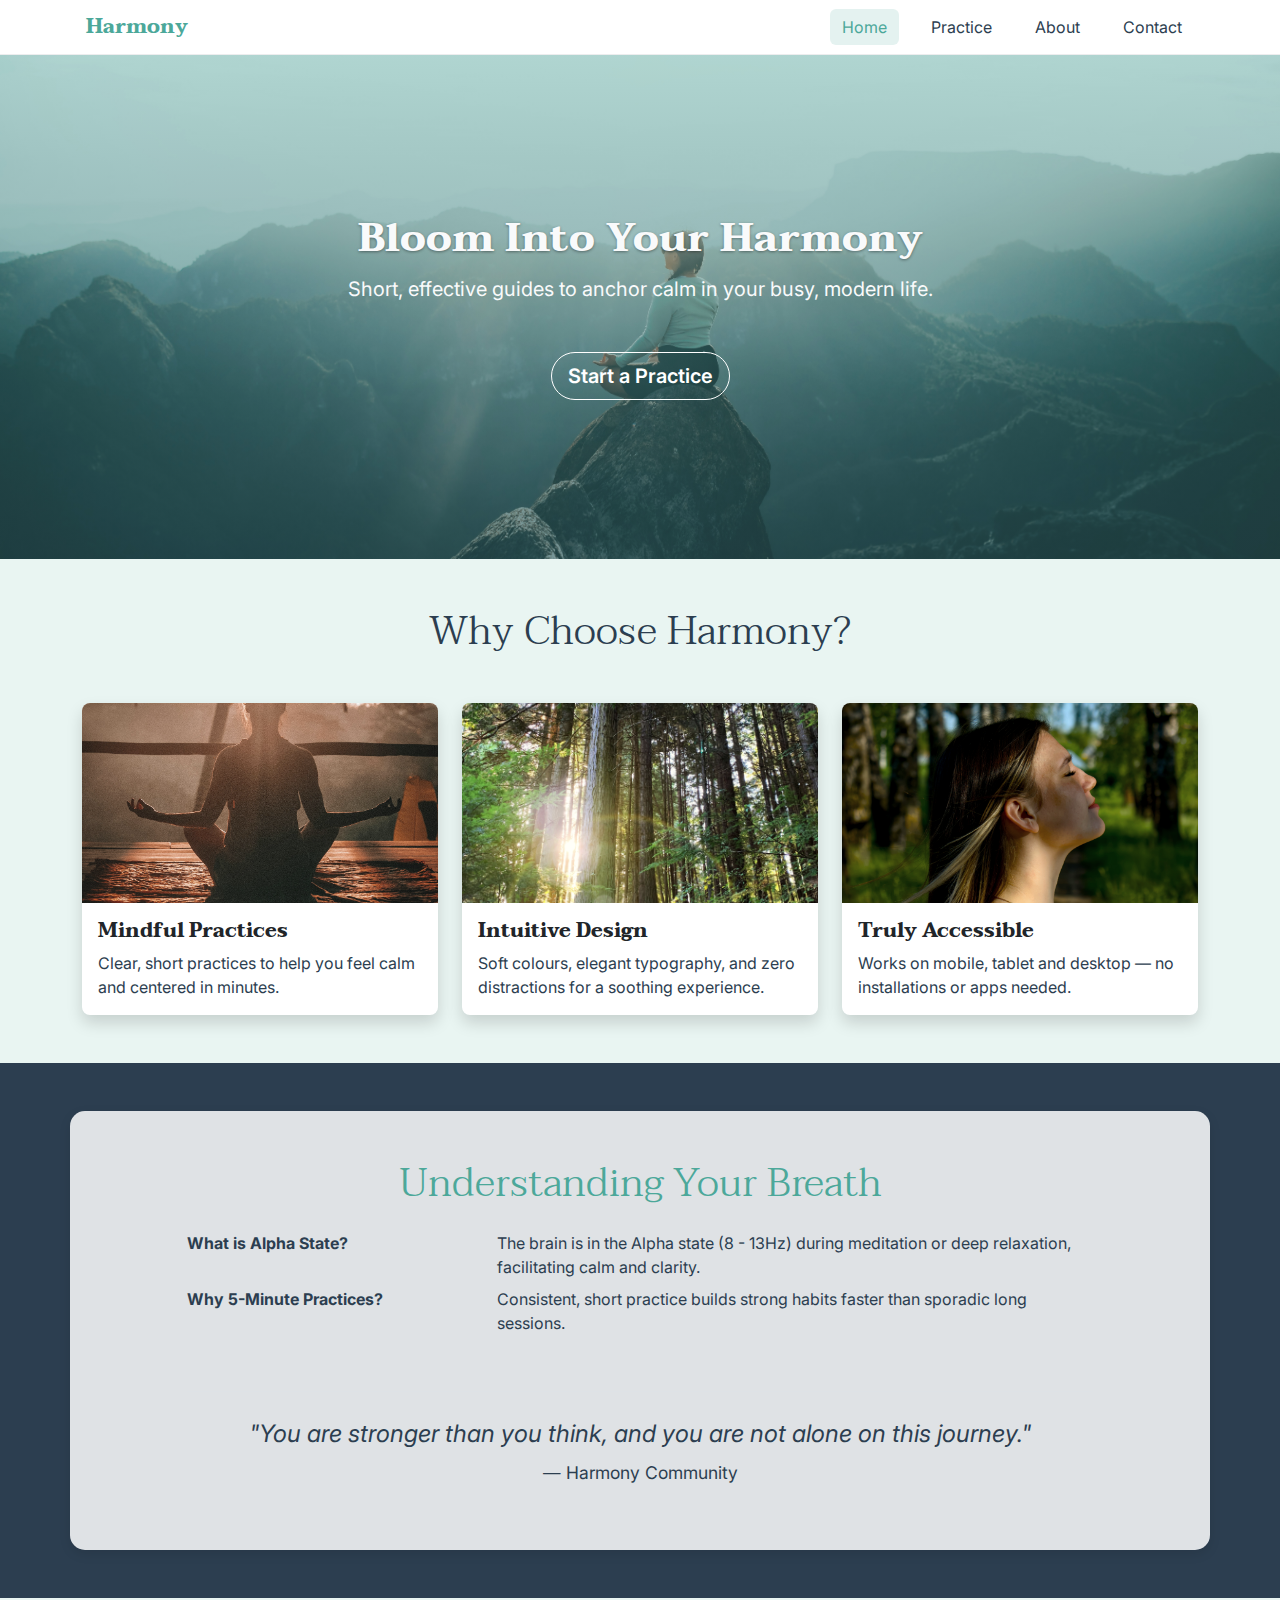
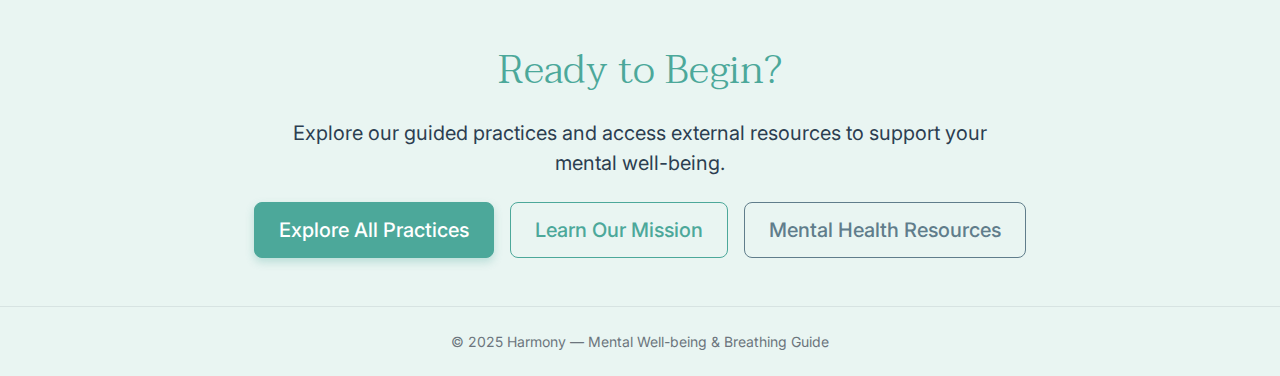
<file: spiritual-site/index.html>
<!doctype html>
<html lang="en">
<head>
  <meta charset="utf-8" />
  <meta name="viewport" content="width=device-width, initial-scale=1" />
  <title>Harmony — Home</title>
  <link href="https://cdn.jsdelivr.net/npm/bootstrap@5.3.3/dist/css/bootstrap.min.css" rel="stylesheet">
  <link rel="stylesheet" href="css/styles.css">
  
  <link href="https://fonts.googleapis.com/css2?family=Taviraj:wght@700&display=swap" rel="stylesheet">
  <link href="https://fonts.googleapis.com/css2?family=Inter:wght@400;500;700&display=swap" rel="stylesheet">
  </head>
<body class="page-home">

  <header class="site-header">
    <div class="container d-flex align-items-center justify-content-between">
      <a class="brand" href="index.html">Harmony</a>
      <input id="nav-toggle" type="checkbox" />
      <label for="nav-toggle" class="nav-toggle-label" aria-hidden="true">
        <span></span><span></span><span></span>
      </label>
      <nav class="site-nav">
        <ul class="nav-list">
          <li><a href="index.html" class="active" aria-current="page">Home</a></li>
          <li><a href="practice.html">Practice</a></li>
          <li><a href="about.html">About</a></li>
          <li><a href="contact.html">Contact</a></li>
        </ul>
      </nav>
    </div>
  </header>

  <section class="hero" id="hero-intro"> 
    <div class="container text-center py-5">
      <h1 class="hero-title display-4 fw-bold">Bloom Into Your Harmony</h1>
      <p class="hero-sub fs-5">Short, effective guides to anchor calm in your busy, modern life.</p>
      <a class="btn btn-outline-light btn-lg mt-4" href="practice.html" style="border-radius: 50px;">Start a Practice</a>
    </div>
  </section>

  <main> 
    
    <section class="py-5" style="background-color: var(--soft-bg);" id="value-proposition">
        <div class="container">
            <h2 class="text-center mb-5 display-6" style="color: var(--text-dark);">Why Choose Harmony?</h2>
            
            <div class="row g-4">
                <article class="col-md-4">
                    <div class="card feature-card h-100 shadow">
                        <img src="assets/breathing-meditation.jpg" class="card-img-top" alt="A person meditating during sunrise, symbolizing calm." loading="lazy">
                        <div class="card-body">
                            <h3 class="h5 card-title fw-bold">Mindful Practices</h3>
                            <p class="mb-0" style="color: var(--text-secondary);">Clear, short practices to help you feel calm and centered in minutes.</p>
                        </div>
                    </div>
                </article>

                <article class="col-md-4">
                    <div class="card feature-card h-100 shadow">
                        <img src="assets/forest-sunlight.jpg" class="card-img-top" alt="Tranquil forest scene with sunlight filtering through tall trees." loading="lazy">
                        <div class="card-body">
                            <h3 class="h5 card-title fw-bold">Intuitive Design</h3>
                             <p class="mb-0" style="color: var(--text-secondary);">Soft colours, elegant typography, and zero distractions for a soothing experience.</p>
                        </div>
                    </div>
                </article>

                <article class="col-md-4">
                    <div class="card feature-card h-100 shadow">
                        <img src="assets/breathing-in-nature.jpg" class="card-img-top" alt="A person taking a deep breath outdoors among green foliage." loading="lazy">
                        <div class="card-body">
                            <h3 class="h5 card-title fw-bold">Truly Accessible</h3>
                            <p class="mb-0" style="color: var(--text-secondary);">Works on mobile, tablet and desktop — no installations or apps needed.</p>
                        </div>
                    </article>
                </div>
            </div>
        </div>
    </section>
    
    <section class="py-5" id="affirmations">
        <div class="container">
            <div class="row justify-content-center">
                <div class="col-lg-10 text-center">
                    <h2 class="mb-4 display-6" style="color: var(--primary);">Understanding Your Breath</h2>
                    
                    <dl class="row text-start mt-4">
                        <dt class="col-sm-4 mb-2 fw-bold" style="color: var(--text-dark);">What is Alpha State?</dt>
                        <dd class="col-sm-8 mb-2" style="color: var(--text-secondary);">The brain is in the Alpha state (8 - 13Hz) during meditation or deep relaxation, facilitating calm and clarity.</dd>

                        <dt class="col-sm-4 fw-bold" style="color: var(--text-dark);">Why 5-Minute Practices?</dt>
                        <dd class="col-sm-8" style="color: var(--text-secondary);">Consistent, short practice builds strong habits faster than sporadic long sessions.</dd>
                    </dl>

                    <blockquote class="blockquote mt-5 pt-4 border-top">
                        <p class="mb-0 fs-4 fst-italic" style="color: var(--text-secondary);">"You are stronger than you think, and you are not alone on this journey."</p>
                        <footer class="blockquote-footer mt-2" style="color: var(--muted);">Harmony Community</footer>
                    </blockquote>
                </div>
            </div>
        </div>
    </section>

    <section class="py-5" style="background-color: var(--soft-bg);" id="resources">
        <div class="container text-center">
            <h2 class="mb-4 display-6" style="color: var(--primary);">Ready to Begin?</h2>
            <p class="fs-5 mx-auto" style="max-width: 700px; color: var(--text-secondary);">Explore our guided practices and access external resources to support your mental well-being.</p>
            
            <div class="d-grid gap-3 d-md-flex justify-content-center mt-4">
                <a class="btn btn-primary btn-lg" href="practice.html">Explore All Practices</a>
                <a class="btn btn-outline-primary btn-lg" href="about.html">Learn Our Mission</a>
                <a class="btn btn-outline-secondary btn-lg" href="#" target="_blank" rel="noopener noreferrer">Mental Health Resources</a>

            </div>
        </div>
    </section>
  </main>

  <footer class="site-footer py-4">
    <div class="container text-center">
      <p class="mb-0 text-secondary small">© 2025 Harmony — Mental Well-being &amp; Breathing Guide</p>
    </div>
  </footer>
  
  <script src="https://cdn.jsdelivr.net/npm/bootstrap@5.3.3/dist/js/bootstrap.bundle.min.js"></script>
</body>
</html>
</file>
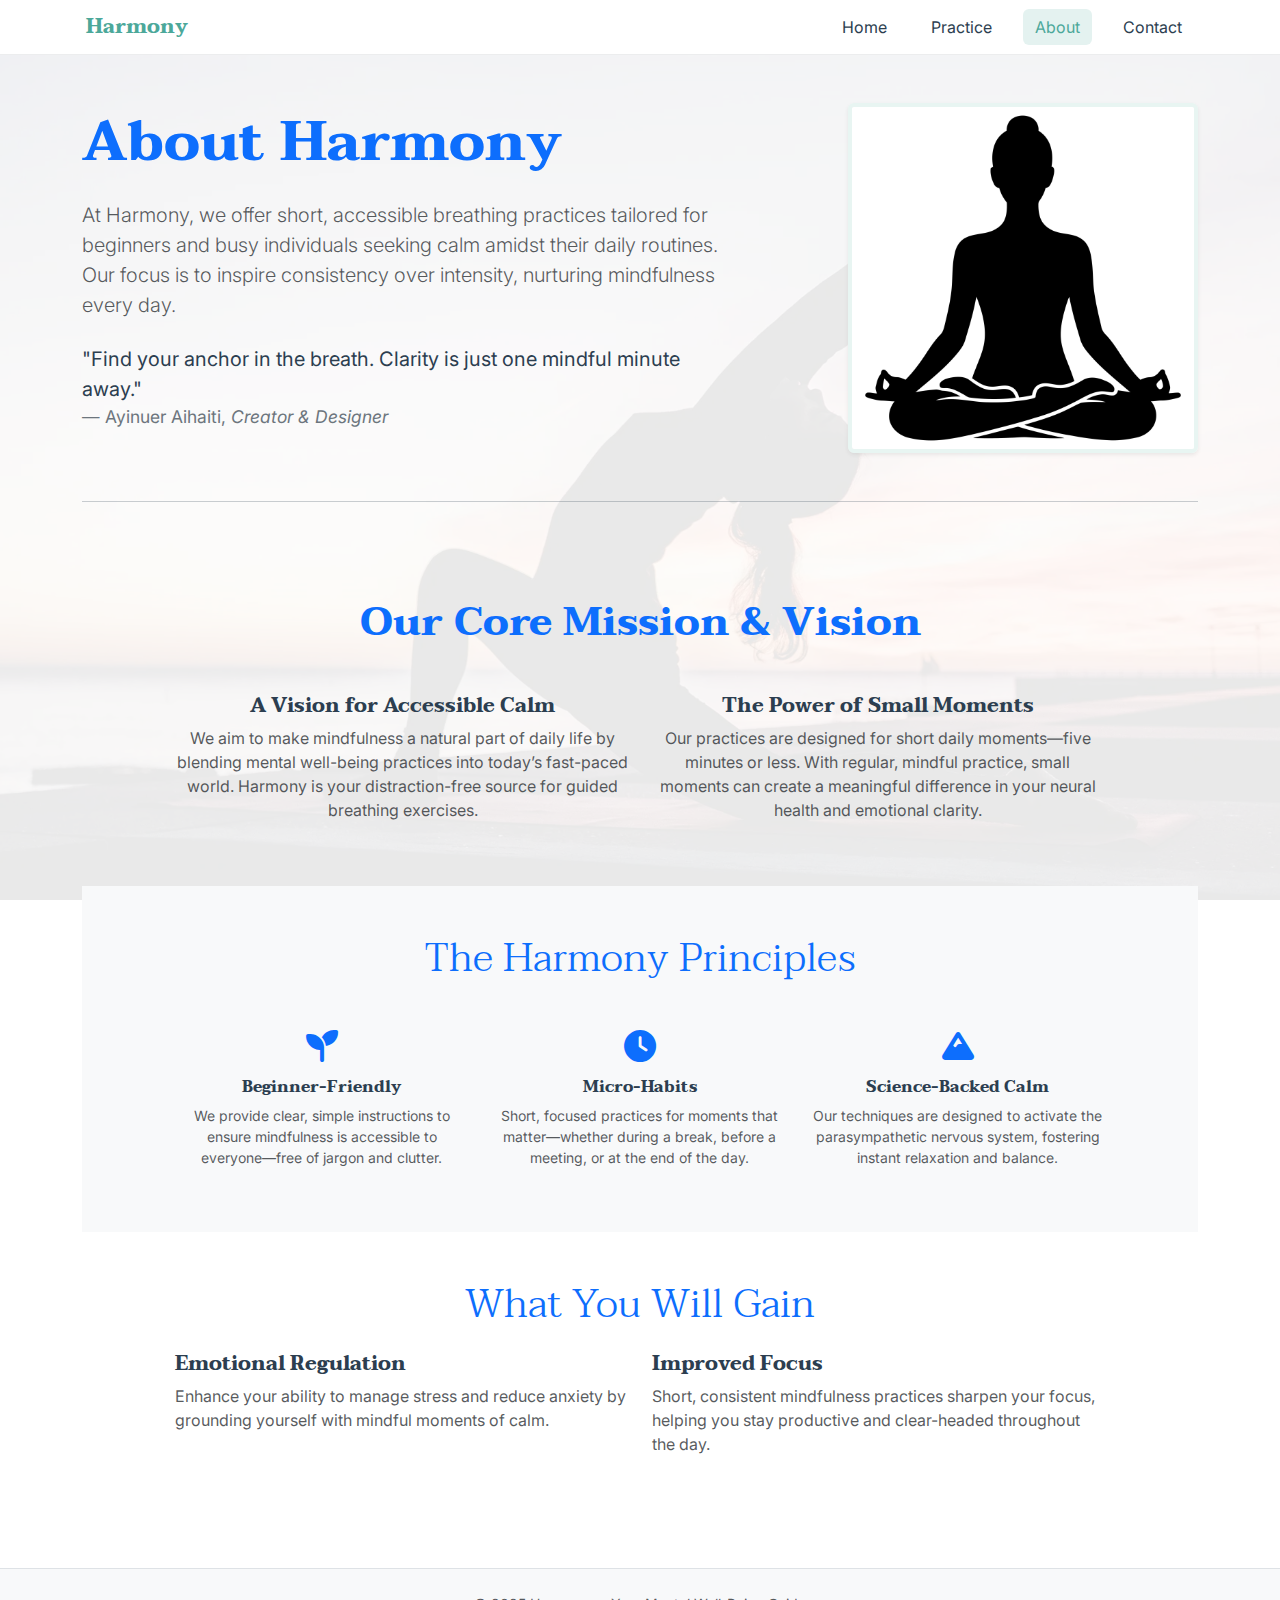
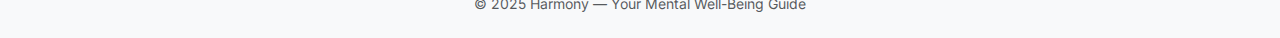
<file: harmony-meditation-site/about.html>
<!DOCTYPE html>
<html lang="en">
<head>
  <meta charset="utf-8">
  <meta name="viewport" content="width=device-width, initial-scale=1">
  <title>Harmony — About</title>
  <link href="https://cdn.jsdelivr.net/npm/bootstrap@5.3.3/dist/css/bootstrap.min.css" rel="stylesheet">
  <link rel="stylesheet" href="css/styles.css">
  <link rel="stylesheet" href="https://cdnjs.cloudflare.com/ajax/libs/font-awesome/6.5.1/css/all.min.css">
  <link href="https://fonts.googleapis.com/css2?family=Taviraj:wght@700&display=swap" rel="stylesheet">
  <link href="https://fonts.googleapis.com/css2?family=Inter:wght@400;500;700&display=swap" rel="stylesheet">
</head>
<body class="page-about">

  <header class="site-header">
    <div class="container d-flex align-items-center justify-content-between">
      <a class="brand" href="index.html" aria-label="Navigate to Harmony Home Page">Harmony</a>
      <input id="nav-toggle-3" type="checkbox">
      <label for="nav-toggle-3" class="nav-toggle-label">
        <span></span><span></span><span></span>
      </label>
      <nav class="site-nav">
        <ul class="nav-list">
          <li><a href="index.html">Home</a></li>
          <li><a href="practice.html">Practice</a></li>
          <li><a href="about.html" class="active" aria-current="page">About</a></li>
          <li><a href="contact.html">Contact</a></li>
        </ul>
      </nav>
    </div>
  </header>

  <main class="container py-5">
    <section class="row align-items-center mb-5">
      <div class="col-md-7 order-md-1">
        <h1 class="mb-4 display-4 fw-bold text-primary">About Harmony</h1>
        <p class="lead text-muted">At Harmony, we offer short, accessible breathing practices tailored for beginners and busy individuals seeking calm amidst their daily routines. Our focus is to inspire consistency over intensity, nurturing mindfulness every day.</p>
        
        <blockquote class="blockquote mt-4">
          <p>"Find your anchor in the breath. Clarity is just one mindful minute away."</p>
          <footer class="blockquote-footer">Ayinuer Aihaiti, <cite title="Creator & Designer">Creator & Designer</cite></footer>
        </blockquote>
      </div>
      
      <div class="col-md-5 text-center text-md-end order-md-2">
        <img src="assets/badge-certified.jpg" alt="Harmony badge: Creator certification or logo" class="img-fluid about-photo rounded shadow-sm">
      </div>
    </section>

    <hr class="my-5">

    <section class="row py-5 text-center">
      <div class="col-lg-10 mx-auto">
        <h2 class="display-6 fw-bold text-primary">Our Core Mission & Vision</h2>
        <div class="row g-4 mt-4">
          <div class="col-md-6">
            <h3 class="h5 fw-bold">A Vision for Accessible Calm</h3>
            <p class="text-muted">We aim to make mindfulness a natural part of daily life by blending mental well-being practices into today’s fast-paced world. Harmony is your distraction-free source for guided breathing exercises.</p>
          </div>
          <div class="col-md-6">
            <h3 class="h5 fw-bold">The Power of Small Moments</h3>
            <p class="text-muted">Our practices are designed for short daily moments—five minutes or less. With regular, mindful practice, small moments can create a meaningful difference in your neural health and emotional clarity.</p>
          </div>
        </div>
      </div>
    </section>

    <section class="py-5 bg-light">
      <div class="col-lg-10 mx-auto">
        <h2 class="display-6 text-center text-primary mb-5">The Harmony Principles</h2>
        <div class="row g-4 text-center">
          <div class="col-md-4">
            <i class="fa-solid fa-seedling fa-2x text-primary mb-3"></i>
            <h3 class="h6 fw-bold">Beginner-Friendly</h3>
            <p class="text-muted small">We provide clear, simple instructions to ensure mindfulness is accessible to everyone—free of jargon and clutter.</p>
          </div>
          <div class="col-md-4">
            <i class="fa-solid fa-clock fa-2x text-primary mb-3"></i>
            <h3 class="h6 fw-bold">Micro-Habits</h3>
            <p class="text-muted small">Short, focused practices for moments that matter—whether during a break, before a meeting, or at the end of the day.</p>
          </div>
          <div class="col-md-4">
            <i class="fa-solid fa-mountain fa-2x text-primary mb-3"></i>
            <h3 class="h6 fw-bold">Science-Backed Calm</h3>
            <p class="text-muted small">Our techniques are designed to activate the parasympathetic nervous system, fostering instant relaxation and balance.</p>
          </div>
        </div>
      </div>
    </section>

    <section class="py-5">
      <div class="col-lg-10 mx-auto">
        <h2 class="display-6 text-center text-primary mb-4">What You Will Gain</h2>
        <div class="row">
          <div class="col-md-6">
            <h3 class="h5 fw-bold">Emotional Regulation</h3>
            <p class="text-muted">Enhance your ability to manage stress and reduce anxiety by grounding yourself with mindful moments of calm.</p>
          </div>
          <div class="col-md-6">
            <h3 class="h5 fw-bold">Improved Focus</h3>
            <p class="text-muted">Short, consistent mindfulness practices sharpen your focus, helping you stay productive and clear-headed throughout the day.</p>
          </div>
        </div>
      </div>
    </section>
  </main>

  <footer class="site-footer border-top py-4 bg-light">
    <div class="container text-center">
      <p class="mb-0 small text-muted">© 2025 Harmony — Your Mental Well-Being Guide</p>
    </div>
  </footer>

  <script src="https://cdn.jsdelivr.net/npm/bootstrap@5.3.3/dist/js/bootstrap.bundle.min.js"></script>
</body>
</html>
</file>
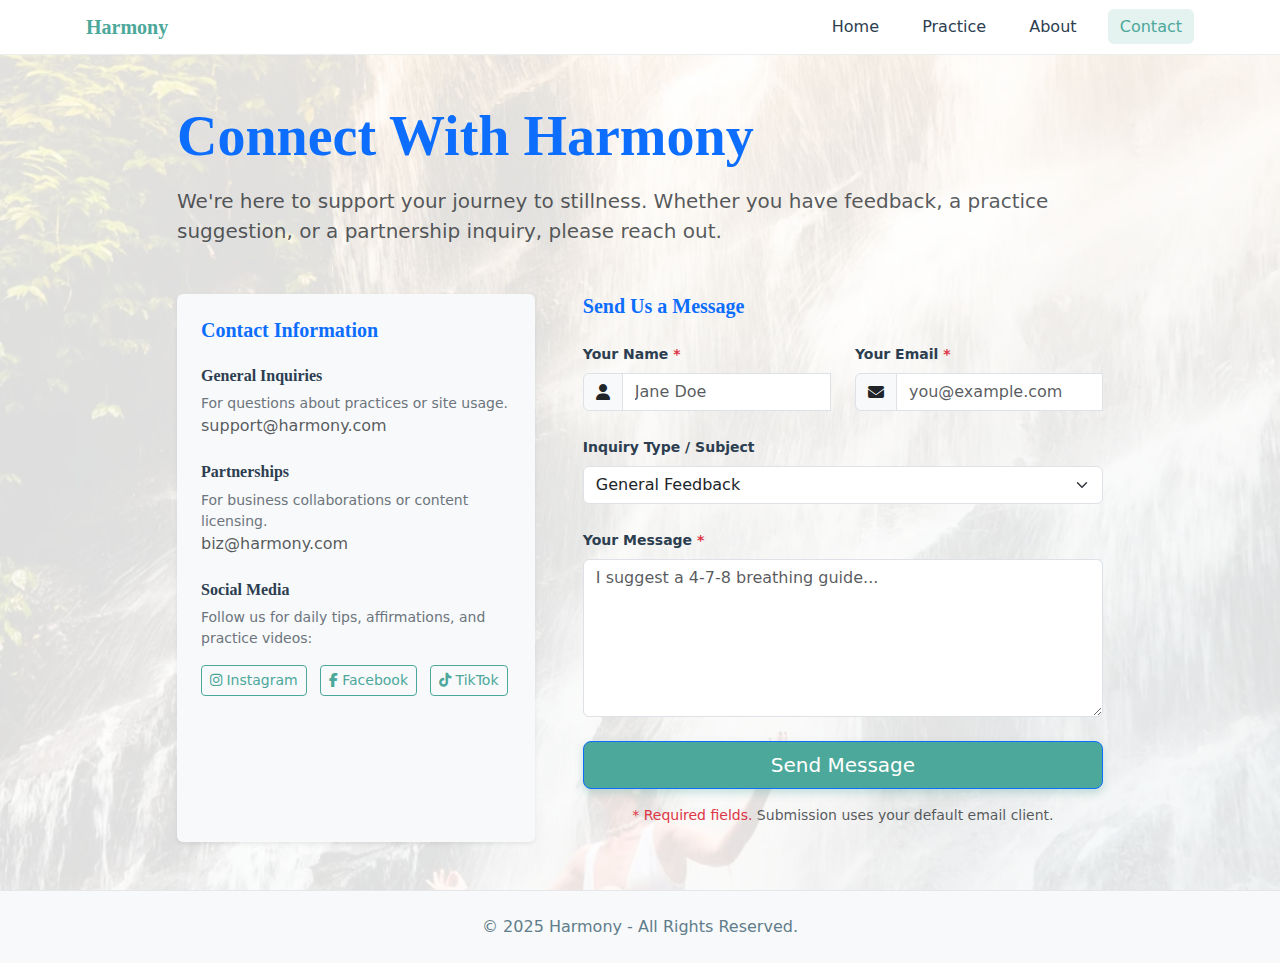
<file: harmony-meditation-site/contact.html>
<!doctype html>
<html lang="en">
<head>
  <meta charset="utf-8" />
  <meta name="viewport" content="width=device-width, initial-scale=1" />
  <title>Harmony — Contact</title>
  <link href="https://cdn.jsdelivr.net/npm/bootstrap@5.3.3/dist/css/bootstrap.min.css" rel="stylesheet">
  <link rel="stylesheet" href="css/styles.css">
  <link rel="stylesheet" href="https://cdnjs.cloudflare.com/ajax/libs/font-awesome/6.5.1/css/all.min.css">
  <link href="https://fonts.googleapis.com/css2?family=Montserrat:wght@400;700&display=swap" rel="stylesheet">
</head>
<body class="page-contact">

  <header class="site-header">
    <div class="container d-flex align-items-center justify-content-between">
      <a class="brand" href="index.html" aria-label="Go to Harmony Home Page">Harmony</a>
      <input id="nav-toggle-4" type="checkbox" />
      <label for="nav-toggle-4" class="nav-toggle-label" aria-label="Navigation Menu Toggle">
        <span></span><span></span><span></span>
      </label>
      <nav class="site-nav" aria-label="Primary Navigation">
        <ul class="nav-list">
          <li><a href="index.html">Home</a></li>
          <li><a href="practice.html">Practice</a></li>
          <li><a href="about.html">About</a></li>
          <li><a href="contact.html" class="active" aria-current="page">Contact</a></li>
        </ul>
      </nav>
    </div>
  </header>

  <main class="container py-5">
    <section class="row">
      <div class="col-lg-10 mx-auto">
        
        <!-- Heading Section -->
        <h1 class="mb-3 display-4 fw-bold text-primary">Connect With Harmony</h1>
        <p class="lead text-muted mb-5">We're here to support your journey to stillness. Whether you have feedback, a practice suggestion, or a partnership inquiry, please reach out.</p>

        <div class="row g-5">
          <!-- Contact Information Section -->
          <div class="col-md-5">
            <article class="p-4 rounded h-100 shadow-sm bg-light">
              <h2 class="h5 fw-bold mb-4 text-primary">Contact Information</h2>

              <ul class="list-unstyled">
                <li class="mb-4">
                  <h3 class="h6 fw-bold">General Inquiries</h3>
                  <p class="mb-0 text-secondary small">For questions about practices or site usage.</p>
                  <a href="mailto:support@harmony.com" class="text-decoration-none text-muted">support@harmony.com</a>
                </li>
                <li class="mb-4">
                  <h3 class="h6 fw-bold">Partnerships</h3>
                  <p class="mb-0 text-secondary small">For business collaborations or content licensing.</p>
                  <a href="mailto:biz@harmony.com" class="text-decoration-none text-muted">biz@harmony.com</a>
                </li>
                <li>
                  <h3 class="h6 fw-bold">Social Media</h3>
                  <p class="mb-0 text-secondary small">Follow us for daily tips, affirmations, and practice videos:</p>
                  <div class="mt-3">
                    <a href="#" class="btn btn-sm btn-outline-primary me-2" aria-label="Visit us on Instagram"><i class="fab fa-instagram"></i> Instagram</a>
                    <a href="#" class="btn btn-sm btn-outline-primary me-2" aria-label="Visit us on Facebook"><i class="fab fa-facebook-f"></i> Facebook</a>
                    <a href="#" class="btn btn-sm btn-outline-primary" aria-label="Visit us on TikTok"><i class="fab fa-tiktok"></i> TikTok</a>
                  </div>
                </li>
              </ul>
            </article>
          </div>

          <!-- Contact Form Section -->
          <div class="col-md-7">
            <h2 class="h5 fw-bold mb-4 text-primary">Send Us a Message</h2>
            
            <form class="row g-4 needs-validation" action="mailto:aynurehet508@gmail.com" method="post" enctype="text/plain" aria-label="Contact Form" novalidate>
              <div class="col-md-6">
                <label for="inputName" class="form-label small fw-bold">Your Name <span class="text-danger">*</span></label>
                <div class="input-group">
                  <span class="input-group-text"><i class="fa fa-user"></i></span>
                  <input type="text" name="Name" class="form-control" id="inputName" required placeholder="Jane Doe">
                  <div class="invalid-feedback">Please enter your name.</div>
                </div>
              </div>
              
              <div class="col-md-6">
                <label for="inputEmail" class="form-label small fw-bold">Your Email <span class="text-danger">*</span></label>
                <div class="input-group">
                  <span class="input-group-text"><i class="fa fa-envelope"></i></span>
                  <input type="email" name="Email" class="form-control" id="inputEmail" required placeholder="you@example.com">
                  <div class="invalid-feedback">Please enter a valid email address.</div>
                </div>
              </div>
              
              <div class="col-12">
                <label for="inputSubject" class="form-label small fw-bold">Inquiry Type / Subject</label>
                <select name="Subject" class="form-select" id="inputSubject">
                  <option value="General" selected>General Feedback</option>
                  <option value="Suggestion">Practice Suggestion</option>
                  <option value="Bug">Report a Bug / Issue</option>
                  <option value="Business">Business Inquiry</option>
                </select>
              </div>

              <div class="col-12">
                <label for="inputMessage" class="form-label small fw-bold">Your Message <span class="text-danger">*</span></label>
                <textarea name="Message" rows="6" class="form-control" id="inputMessage" required placeholder="I suggest a 4-7-8 breathing guide..."></textarea>
                <div class="invalid-feedback">Please enter your message.</div>
              </div>
              
              <div class="col-12">
                <button type="submit" class="btn btn-primary btn-lg w-100">Send Message</button>
                <p class="form-note mt-3 small text-muted text-center">
                  <span class="text-danger">* Required fields.</span> Submission uses your default email client.
                </p>
              </div>
            </form>
          </div>
        </div>
      </div>
    </section>
  </main>

  <footer class="site-footer py-4 bg-light">
    <div class="container text-center">
      <p class="mb-0">© 2025 Harmony - All Rights Reserved.</p>
    </div>
  </footer>

  <script>
    // Bootstrap Form Validation
    (function () {
      'use strict';
      const forms = document.querySelectorAll('.needs-validation');
      Array.from(forms).forEach(form => {
        form.addEventListener('submit', event => {
          if (!form.checkValidity()) {
            event.preventDefault();
            event.stopPropagation();
          }
          form.classList.add('was-validated');
        }, false);
      });
    })();
  </script>
</body>
</html>
</file>
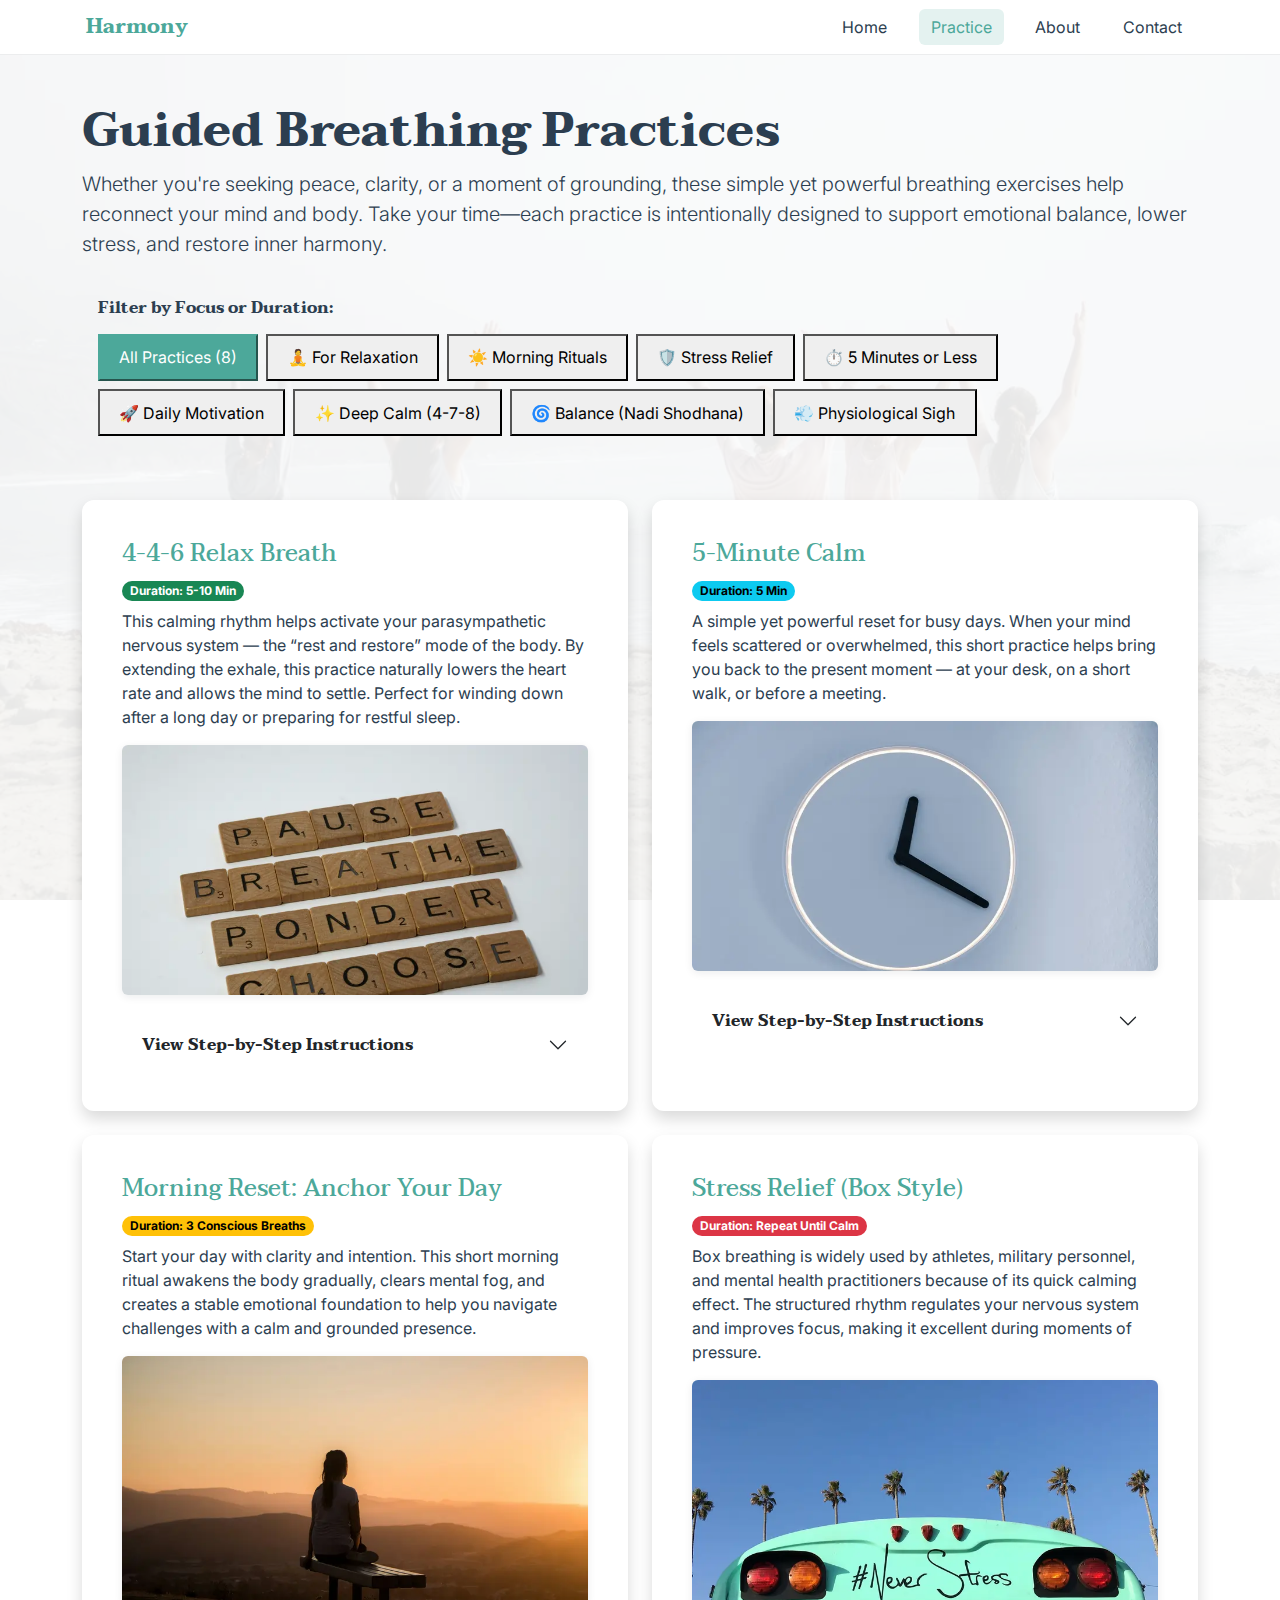
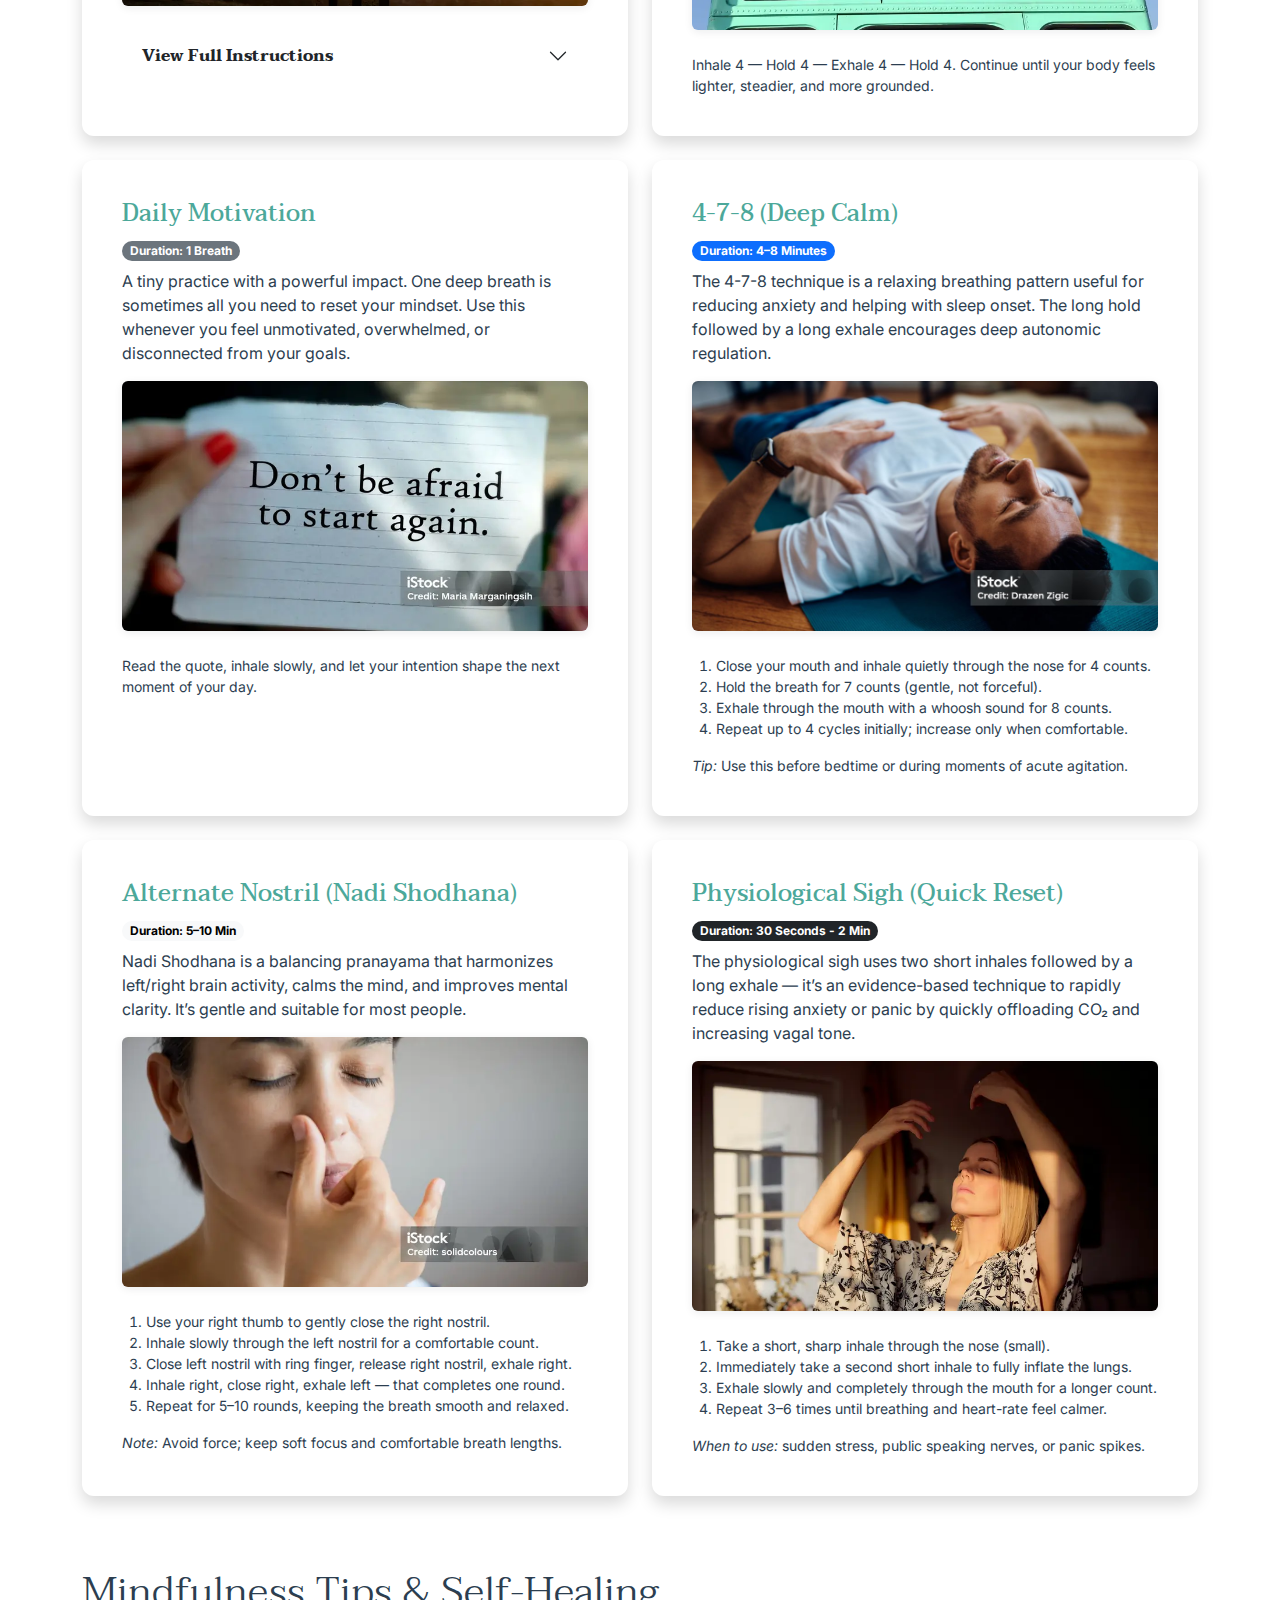
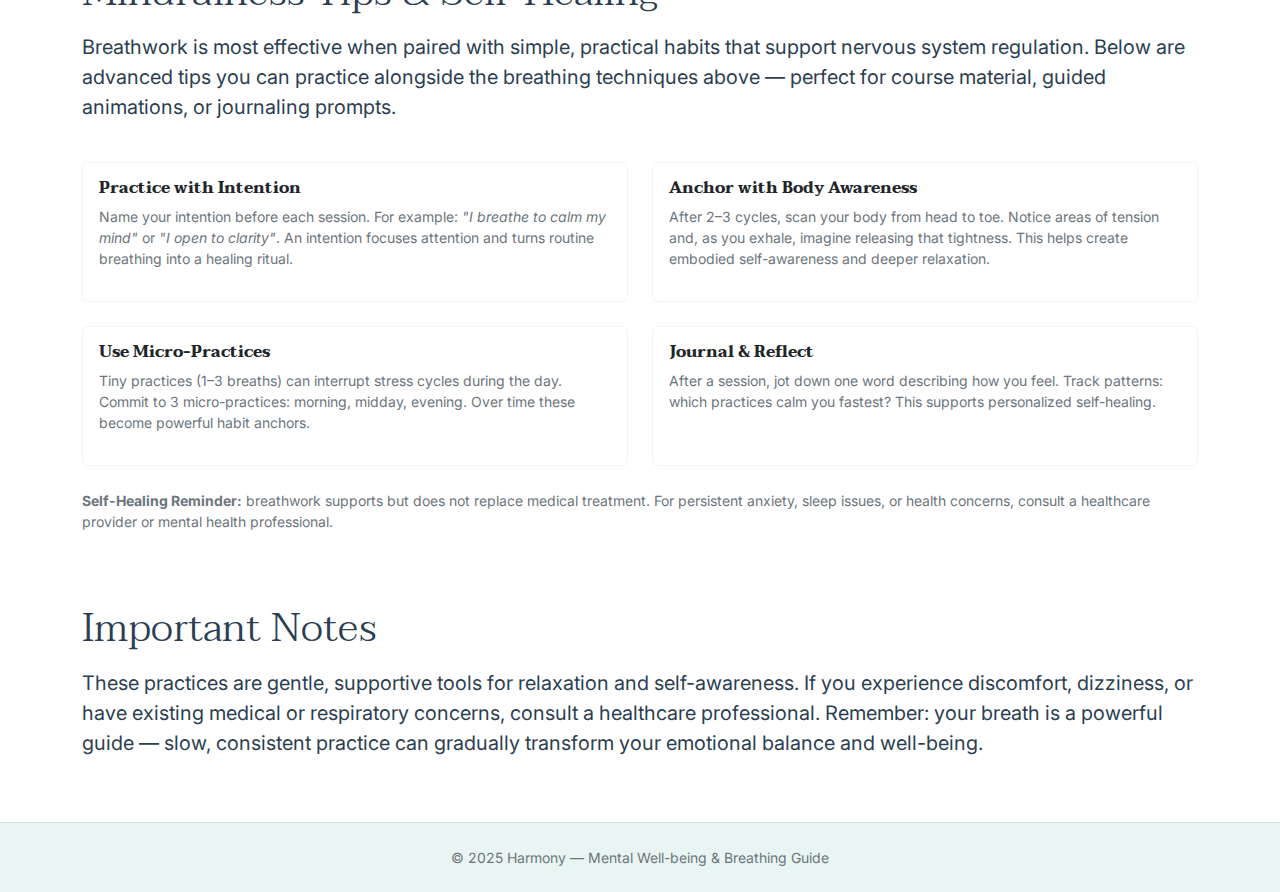
<file: harmony-meditation-site/practice.html>
<!DOCTYPE html>
<html lang="en">
<head>
  <meta charset="utf-8">
  <meta name="viewport" content="width=device-width, initial-scale=1">
  <title>Harmony — Practice</title>
  
  <meta name="description" content="Explore Harmony's guided breathing practices to reduce stress, find clarity, and restore emotional balance through simple, powerful exercises.">

  <link rel="preconnect" href="https://fonts.googleapis.com">
  <link rel="preconnect" href="https://fonts.gstatic.com" crossorigin>

  <link href="https://cdn.jsdelivr.net/npm/bootstrap@5.3.3/dist/css/bootstrap.min.css" rel="stylesheet">
  <link rel="stylesheet" href="css/styles.css">
  <link rel="stylesheet" href="https://cdnjs.cloudflare.com/ajax/libs/font-awesome/6.5.1/css/all.min.css">
  
  <link href="https://fonts.googleapis.com/css2?family=Taviraj:wght@700&display=swap" rel="stylesheet">
  <link href="https://fonts.googleapis.com/css2?family=Inter:wght@400;500;700&display=swap" rel="stylesheet">
  
</head>

<body class="page-practice">

  <header class="site-header">
    <div class="container d-flex align-items-center justify-content-between">
      <a class="brand" href="index.html">Harmony</a>
      <input id="nav-toggle-2" type="checkbox" aria-label="Toggle navigation menu">
      <label for="nav-toggle-2" class="nav-toggle-label">
        <span></span><span></span><span></span>
      </label>
      <nav class="site-nav">
        <ul class="nav-list">
          <li><a href="index.html">Home</a></li>
          <li><a href="practice.html" class="active" aria-current="page">Practice</a></li>
          <li><a href="about.html">About</a></li>
          <li><a href="contact.html">Contact</a></li>
        </ul>
      </nav>
    </div>
  </header>

  <main class="container py-5">
    
    <h1 class="mb-2 display-5 fw-bold" style="color: var(--text-dark);">Guided Breathing Practices</h1>
    <p class="lead mb-4" style="color: var(--text-secondary);">
      Whether you're seeking peace, clarity, or a moment of grounding, these simple yet powerful breathing 
      exercises help reconnect your mind and body. Take your time—each practice is intentionally designed 
      to support emotional balance, lower stress, and restore inner harmony.
    </p>

    <section class="mb-5 p-3 rounded filter-section">
    <h3 class="h6 fw-bold mb-3 filter-title">Filter by Focus or Duration:</h3>
    <div class="d-flex flex-wrap gap-2" id="horizontal-filters" role="group" aria-label="Breathing exercise filters">
        <button type="button" class="filter-btn active" data-filter="all">All Practices (8)</button>
        <button type="button" class="filter-btn" data-filter="relaxation">🧘 For Relaxation</button>
        <button type="button" class="filter-btn" data-filter="energy">☀️ Morning Rituals</button> 
        <button type="button" class="filter-btn" data-filter="focus">🛡️ Stress Relief</button>
        <button type="button" class="filter-btn" data-filter="reset">⏱️ 5 Minutes or Less</button>
        <button type="button" class="filter-btn" data-filter="motivation">🚀 Daily Motivation</button>
        <button type="button" class="filter-btn" data-filter="sleep" data-filter="sleep">✨ Deep Calm (4-7-8)</button>
        <button type="button" class="filter-btn" data-filter="balance">🌀 Balance (Nadi Shodhana)</button>
        <button type="button" class="filter-btn" data-filter="panic-reduction">💨 Physiological Sigh</button>
    </div>
</section>


    <div class="row">
        <div class="col-12">
            <div class="row g-4" id="all-practices"> 
                
                <article class="col-lg-6 col-md-12" id="relax-breath" data-duration="5-10" data-difficulty="medium" data-focus="relaxation">
                    <section class="card practice-card h-100 shadow">
                        <div class="card-body">
                            <h2 class="h4 card-title" style="color: var(--primary);">4-4-6 Relax Breath</h2>
                            <span class="badge rounded-pill text-bg-success mb-2">Duration: 5-10 Min</span>

                            <p class="card-text" style="color: var(--text-secondary);">
                              This calming rhythm helps activate your parasympathetic nervous system — the “rest and restore” 
                              mode of the body. By extending the exhale, this practice naturally lowers the heart rate and 
                              allows the mind to settle. Perfect for winding down after a long day or preparing for restful sleep.
                            </p>

                            <div class="practice-visual-wrapper mt-3">
                                <img src="assets/practice-pose-relax.webp" alt="Illustration of person sitting in a relaxed, upright position." class="img-fluid">
                            </div>

                            <div class="accordion accordion-flush mt-3" id="accordionRelax">
                              <div class="accordion-item">
                                <h3 class="accordion-header">
                                  <button class="accordion-button collapsed small fw-bold" type="button" data-bs-toggle="collapse" data-bs-target="#collapseRelax" aria-expanded="false" aria-controls="collapseRelax">
                                    View Step-by-Step Instructions
                                  </button>
                                </h3>
                                <div id="collapseRelax" class="accordion-collapse collapse" data-bs-parent="#accordionRelax">
                                  <div class="accordion-body p-2">
                                    <ol class="small" style="color: var(--text-secondary);">
                                        <li>Sit comfortably with a straight back and relaxed shoulders.</li>
                                        <li>Inhale through your nose for a count of 4, gently filling the belly.</li>
                                        <li>Hold the breath softly for 4 counts — avoid tension.</li>
                                        <li>Exhale slowly through the mouth for 6 counts, letting your whole body soften.</li>
                                        <li>Repeat 6–10 rounds, focusing on the smoothness of your breath.</li>
                                        <li>If the counts feel difficult, shorten them—comfort is more important than perfection.</li>
                                    </ol>
                                  </div>
                                </div>
                              </div>
                            </div>
                        </div>
                    </section>
                </article>

                <article class="col-lg-6 col-md-12" id="five-minute" data-duration="5" data-difficulty="easy" data-focus="reset">
                    <section class="card practice-card h-100 shadow">
                        <div class="card-body">
                            <h2 class="h4 card-title" style="color: var(--primary);">5-Minute Calm</h2>
                            <span class="badge rounded-pill text-bg-info mb-2">Duration: 5 Min</span>
                            <p class="card-text" style="color: var(--text-secondary);">
                              A simple yet powerful reset for busy days. When your mind feels scattered or 
                              overwhelmed, this short practice helps bring you back to the present moment — at your desk, on a short walk, or before a meeting.
                            </p>

                            <div class="practice-visual-wrapper mt-3">
                                <img src="assets/practice-scene-calm.webp" alt="A serene landscape symbolizing quick calm." class="img-fluid">
                            </div>

                            <div class="accordion accordion-flush mt-3" id="accordionFiveMin">
                              <div class="accordion-item">
                                <h3 class="accordion-header">
                                  <button class="accordion-button collapsed small fw-bold" type="button" data-bs-toggle="collapse" data-bs-target="#collapseFiveMin" aria-expanded="false" aria-controls="collapseFiveMin">
                                    View Step-by-Step Instructions
                                  </button>
                                </h3>
                                <div id="collapseFiveMin" class="accordion-collapse collapse" data-bs-parent="#accordionFiveMin">
                                  <div class="accordion-body p-2">
                                    <ul class="small" style="color: var(--text-secondary);">
                                        <li>Inhale gently for 4–5 seconds through the nose.</li>
                                        <li>Exhale for 5–6 seconds through the mouth, like fogging a mirror.</li>
                                        <li>Repeat for the full five minutes, letting each breath become smoother and softer.</li>
                                        <li>As you breathe, mentally repeat: “I am here. I am safe. I am calm.”</li>
                                    </ul>
                                  </div>
                                </div>
                              </div>
                            </div>
                        </div>
                    </section>
                </article>

                <article class="col-lg-6 col-md-12" id="morning-reset" data-duration="3-breaths" data-difficulty="easy" data-focus="energy">
                    <section class="card practice-card h-100 shadow">
                        <div class="card-body">
                            <h2 class="h4 card-title" style="color: var(--primary);">Morning Reset: Anchor Your Day</h2>
                            <span class="badge rounded-pill text-bg-warning mb-2">Duration: 3 Conscious Breaths</span>

                            <p class="card-text" style="color: var(--text-secondary);">
                              Start your day with clarity and intention. This short morning ritual awakens the 
                              body gradually, clears mental fog, and creates a stable emotional foundation to 
                              help you navigate challenges with a calm and grounded presence.
                            </p>

                            <div class="practice-visual-wrapper morning-harmony-meditation-site/assets/practice-group-morning.webp  reset-visual mt-3">
                                <img src="assets/practice-group-morning.webp" alt="A group meditating on a sunny beach." class="img-fluid">
                            </div>

                            <div class="accordion accordion-flush mt-3" id="accordionMorning">
                                <div class="accordion-item">
                                    <h3 class="accordion-header">
                                        <button class="accordion-button collapsed small fw-bold" type="button" data-bs-toggle="collapse" data-bs-target="#collapseMorning" aria-expanded="false" aria-controls="collapseMorning">
                                            View Full Instructions
                                        </button>
                                    </h3>
                                    <div id="collapseMorning" class="accordion-collapse collapse" data-bs-parent="#accordionMorning">
                                        <div class="accordion-body p-2">
                                            <ul class="small text-secondary list-unstyled">
                                                <li><strong>Breath 1: Release</strong> — Exhale tension and sleepy heaviness.</li>
                                                <li><strong>Breath 2: Center</strong> — Connect with your inner balance and stability.</li>
                                                <li><strong>Breath 3: Intention</strong> — Set a quiet intention such as:
                                                  <em>“Today I choose clarity,”</em>  
                                                  <em>“I move through the day with ease,”</em>  
                                                  or <em>“I am guided and protected.”</em>
                                                </li>
                                            </ul>
                                        </div>
                                    </div>
                                </div>
                            </div>
                        </div>
                    </section>
                </article>

                <article class="col-lg-6 col-md-12" id="box-style" data-duration="1-5" data-difficulty="medium" data-focus="focus">
                    <section class="card practice-card h-100 shadow">
                        <div class="card-body">
                            <h2 class="h4 card-title" style="color: var(--primary);">Stress Relief (Box Style)</h2>
                            <span class="badge rounded-pill text-bg-danger mb-2">Duration: Repeat Until Calm</span>

                            <p class="card-text" style="color: var(--text-secondary);">
                              Box breathing is widely used by athletes, military personnel, and mental health 
                              practitioners because of its quick calming effect. The structured rhythm regulates 
                              your nervous system and improves focus, making it excellent during moments of pressure.
                            </p>

                            <div class="practice-visual-wrapper mt-3">
                                <img src="assets/practice-diagram-box.webp"   alt="A graphical representation of the 4-step box breathing technique." class="img-fluid">
                            </div>

                            <p class="mt-3 mb-0 small" style="color: var(--text-secondary);">
                              Inhale 4 — Hold 4 — Exhale 4 — Hold 4.  
                              Continue until your body feels lighter, steadier, and more grounded.
                            </p>
                        </div>
                    </section>
                </article>

                <article class="col-lg-6 col-md-12" data-duration="1" data-difficulty="easy" data-focus="motivation">
                    <section class="card practice-card h-100 shadow">
                        <div class="card-body">
                            <h2 class="h4 card-title" style="color: var(--primary);">Daily Motivation</h2>
                            <span class="badge rounded-pill text-bg-secondary mb-2">Duration: 1 Breath</span>

                            <p class="card-text" style="color: var(--text-secondary);">
                              A tiny practice with a powerful impact. One deep breath is sometimes all you need 
                              to reset your mindset. Use this whenever you feel unmotivated, overwhelmed, or 
                              disconnected from your goals.
                            </p>

                            <div class="practice-visual-wrapper mt-3">
                                <img src="assets/practice-visual-quote.webp" alt="An inspirational quote on a calming background." class="img-fluid">
                            </div>

                            <p class="mt-3 mb-0 small" style="color: var(--text-secondary);">
                              Read the quote, inhale slowly, and let your intention shape the next moment of your day.
                            </p>
                        </div>
                    </section>
                </article>

                <article class="col-lg-6 col-md-12" id="four-seven-eight" data-duration="4-7-8" data-difficulty="easy" data-focus="sleep">
                    <section class="card practice-card h-100 shadow">
                        <div class="card-body">
                            <h2 class="h4 card-title" style="color: var(--primary);">4-7-8 (Deep Calm)</h2>
                            <span class="badge rounded-pill text-bg-primary mb-2">Duration: 4–8 Minutes</span>

                            <p class="card-text" style="color: var(--text-secondary);">
                              The 4-7-8 technique is a relaxing breathing pattern useful for reducing anxiety and 
                              helping with sleep onset. The long hold followed by a long exhale encourages deep autonomic regulation.
                            </p>

                            <div class="practice-visual-wrapper mt-3">
                                <img src="assets/4-7-8-breathing-exercise.jpg" alt="Person lying down preparing for sleep, practicing 4-7-8 breathing." class="img-fluid">
                            </div>

                            <div class="mt-3 small" style="color: var(--text-secondary);">
                                <ol>
                                  <li>Close your mouth and inhale quietly through the nose for 4 counts.</li>
                                  <li>Hold the breath for 7 counts (gentle, not forceful).</li>
                                  <li>Exhale through the mouth with a whoosh sound for 8 counts.</li>
                                  <li>Repeat up to 4 cycles initially; increase only when comfortable.</li>
                                </ol>
                                <p class="mb-0"><em>Tip:</em> Use this before bedtime or during moments of acute agitation.</p>
                            </div>
                        </div>
                    </section>
                </article>

                <article class="col-lg-6 col-md-12" id="alternate-nostril" data-duration="5-10" data-difficulty="medium" data-focus="balance">
                    <section class="card practice-card h-100 shadow">
                        <div class="card-body">
                            <h2 class="h4 card-title" style="color: var(--primary);">Alternate Nostril (Nadi Shodhana)</h2>
                            <span class="badge rounded-pill text-bg-light mb-2">Duration: 5–10 Min</span>

                            <p class="card-text" style="color: var(--text-secondary);">
                              Nadi Shodhana is a balancing pranayama that harmonizes left/right brain activity, 
                              calms the mind, and improves mental clarity. It’s gentle and suitable for most people.
                            </p>

                            <div class="practice-visual-wrapper mt-3">
                                <img src="assets/nadi-shodhana-hand-position.webp" alt="Illustration showing hand position for alternate nostril breathing." class="img-fluid">
                            </div>

                            <div class="mt-3 small" style="color: var(--text-secondary);">
                                <ol>
                                  <li>Use your right thumb to gently close the right nostril.</li>
                                  <li>Inhale slowly through the left nostril for a comfortable count.</li>
                                  <li>Close left nostril with ring finger, release right nostril, exhale right.</li>
                                  <li>Inhale right, close right, exhale left — that completes one round.</li>
                                  <li>Repeat for 5–10 rounds, keeping the breath smooth and relaxed.</li>
                                </ol>
                                <p class="mb-0"><em>Note:</em> Avoid force; keep soft focus and comfortable breath lengths.</p>
                            </div>
                        </div>
                    </section>
                </article>

                <article class="col-lg-6 col-md-12" id="phys-sigh" data-duration="0.5-2" data-difficulty="easy" data-focus="panic-reduction">
                    <section class="card practice-card h-100 shadow">
                        <div class="card-body">
                            <h2 class="h4 card-title" style="color: var(--primary);">Physiological Sigh (Quick Reset)</h2>
                            <span class="badge rounded-pill text-bg-dark mb-2">Duration: 30 Seconds - 2 Min</span>

                            <p class="card-text" style="color: var(--text-secondary);">
                              The physiological sigh uses two short inhales followed by a long exhale — it’s an evidence-based 
                              technique to rapidly reduce rising anxiety or panic by quickly offloading CO₂ and increasing vagal tone.
                            </p>

                            <div class="practice-visual-wrapper mt-3">
                                <img src="assets/physiological-sigh-technique.webp" alt="Person taking a double inhale and long exhale to calm down." class="img-fluid">
                            </div>

                            <div class="mt-3 small" style="color: var(--text-secondary);">
                                <ol>
                                  <li>Take a short, sharp inhale through the nose (small).</li>
                                  <li>Immediately take a second short inhale to fully inflate the lungs.</li>
                                  <li>Exhale slowly and completely through the mouth for a longer count.</li>
                                  <li>Repeat 3–6 times until breathing and heart-rate feel calmer.</li>
                                </ol>
                                <p class="mb-0"><em>When to use:</em> sudden stress, public speaking nerves, or panic spikes.</p>
                            </div>
                        </div>
                    </section>
                </article>
                
            </div> 
        </div> </div> <section class="mt-5 pt-4"> 
              <h3 class="display-6 mb-3" style="color: var(--text-dark);">Mindfulness Tips & Self-Healing</h3>
              
              <p class="fs-5" style="color: var(--text-secondary);">
                Breathwork is most effective when paired with simple, practical habits that support nervous system regulation.
                Below are advanced tips you can practice alongside the breathing techniques above — perfect for course material,
                guided animations, or journaling prompts.
              </p>
            
              <div class="row g-4 mt-3">
                <div class="col-md-6">
                  <div class="card h-100" style="background-color: var(--card-bg); border: 1px solid rgba(0,0,0,0.04);">
                    <div class="card-body">
                      <h4 class="h6 fw-bold">Practice with Intention</h4>
                      <p class="small text-secondary">
                        Name your intention before each session. For example: <em>"I breathe to calm my mind"</em> or <em>"I open to clarity"</em>.
                        An intention focuses attention and turns routine breathing into a healing ritual.
                      </p>
                    </div>
                  </div>
                </div>

                <div class="col-md-6">
                  <div class="card h-100" style="background-color: var(--card-bg); border: 1px solid rgba(0,0,0,0.04);">
                    <div class="card-body">
                      <h4 class="h6 fw-bold">Anchor with Body Awareness</h4>
                      <p class="small text-secondary">
                        After 2–3 cycles, scan your body from head to toe. Notice areas of tension and, as you exhale, imagine releasing that tightness.
                        This helps create embodied self-awareness and deeper relaxation.
                      </p>
                    </div>
                  </div>
                </div>

                <div class="col-md-6">
                  <div class="card h-100" style="background-color: var(--card-bg); border: 1px solid rgba(0,0,0,0.04);">
                    <div class="card-body">
                      <h4 class="h6 fw-bold">Use Micro-Practices</h4>
                      <p class="small text-secondary">
                        Tiny practices (1–3 breaths) can interrupt stress cycles during the day. Commit to 3 micro-practices: morning, midday, evening.
                        Over time these become powerful habit anchors.
                      </p>
                    </div>
                  </div>
                </div>

                <div class="col-md-6">
                  <div class="card h-100" style="background-color: var(--card-bg); border: 1px solid rgba(0,0,0,0.04);">
                    <div class="card-body">
                      <h4 class="h6 fw-bold">Journal & Reflect</h4>
                      <p class="small text-secondary">
                        After a session, jot down one word describing how you feel. Track patterns: which practices calm you fastest? This supports personalized self-healing.
                      </p>
                    </div>
                  </div>
                </div>
              </div>

              <div class="mt-4 small text-secondary">
                <p class="mb-1"><strong>Self-Healing Reminder:</strong> breathwork supports but does not replace medical treatment. For persistent anxiety, sleep issues, or health concerns, consult a healthcare provider or mental health professional.</p>
              </div>
            </section>
            

            <section class="mt-5 pt-4">
              <h3 class="display-6 mb-3" style="color: var(--text-dark);">Important Notes</h3>
              <p class="fs-5" style="color: var(--text-secondary);">
                These practices are gentle, supportive tools for relaxation and self-awareness.  
                If you experience discomfort, dizziness, or have existing medical or respiratory concerns, 
                consult a healthcare professional. Remember: your breath is a powerful guide — slow, consistent 
                practice can gradually transform your emotional balance and well-being.
              </p>
            </section>

          
    
  </main>

  <footer class="site-footer py-4">
    <div class="container text-center">
      <p class="mb-0 text-secondary small">© 2025 Harmony — Mental Well-being & Breathing Guide</p>
    </div>
  </footer>
  
  <script src="https://cdn.jsdelivr.net/npm/bootstrap@5.3.3/dist/js/bootstrap.bundle.min.js"></script>
  

  <script>
document.addEventListener('DOMContentLoaded', function() {
  // 1. FILTERING LOGIC
  const filterButtons = document.querySelectorAll('#horizontal-filters .filter-btn');
  const allArticles = document.querySelectorAll('#all-practices article');

  filterButtons.forEach(button => {
    button.addEventListener('click', function(e) {
      filterButtons.forEach(btn => btn.classList.remove('active'));
      this.classList.add('active');

      const filterValue = this.getAttribute('data-filter');

      allArticles.forEach(card => {
        const cardFocus = card.getAttribute('data-focus');
        if (filterValue === 'all' || cardFocus === filterValue) {
          card.style.display = 'block'; 
        } else {
          card.style.display = 'none'; 
        }
      });
    });
  });

  // 2. ACCORDION FIX (Ensures it can close)
  const accordionButtons = document.querySelectorAll('.accordion-button');
  accordionButtons.forEach(btn => {
    btn.addEventListener('click', function() {
      const targetId = this.getAttribute('data-bs-target');
      const targetEl = document.querySelector(targetId);
      
      if (targetEl) {
        // Use Bootstrap's native API to handle the toggle correctly
        const bsCollapse = bootstrap.Collapse.getOrCreateInstance(targetEl);
        bsCollapse.toggle();
      }
    });
  });
});
</script>

</body>
</html>
</file>
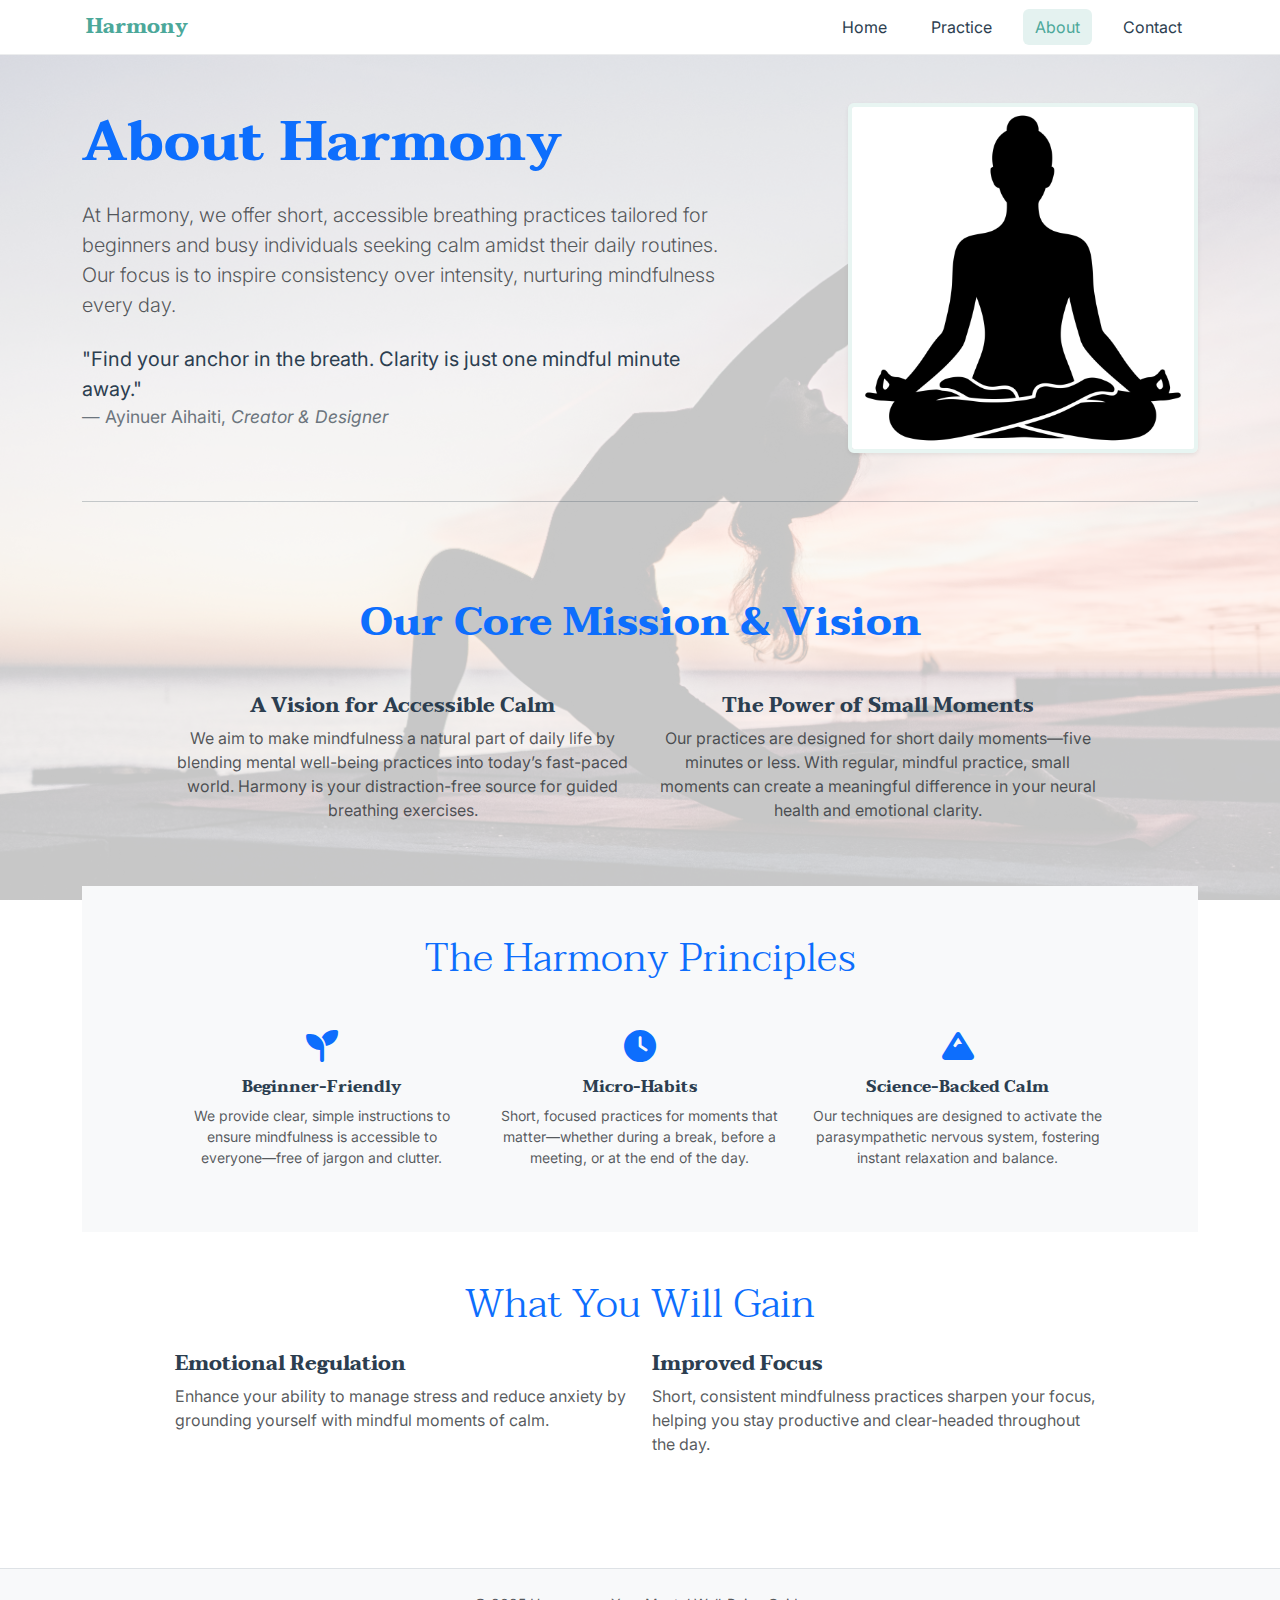
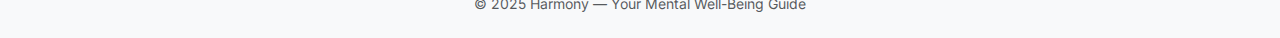
<file: spiritual-site/about.html>
<!DOCTYPE html>
<html lang="en">
<head>
  <meta charset="utf-8" />
  <meta name="viewport" content="width=device-width, initial-scale=1" />
  <title>Harmony — About</title>
  <link href="https://cdn.jsdelivr.net/npm/bootstrap@5.3.3/dist/css/bootstrap.min.css" rel="stylesheet">
  <link rel="stylesheet" href="css/styles.css">
  <link rel="stylesheet" href="https://cdnjs.cloudflare.com/ajax/libs/font-awesome/6.5.1/css/all.min.css">
  <link href="https://fonts.googleapis.com/css2?family=Taviraj:wght@700&display=swap" rel="stylesheet">
  <link href="https://fonts.googleapis.com/css2?family=Inter:wght@400;500;700&display=swap" rel="stylesheet">
</head>
<body class="page-about">

  <header class="site-header" role="banner">
    <div class="container d-flex align-items-center justify-content-between">
      <a class="brand" href="index.html" aria-label="Navigate to Harmony Home Page">Harmony</a>
      <input id="nav-toggle-3" type="checkbox" />
      <label for="nav-toggle-3" class="nav-toggle-label" aria-label="Toggle navigation menu">
        <span></span><span></span><span></span>
      </label>
      <nav class="site-nav" aria-label="Main navigation">
        <ul class="nav-list">
          <li><a href="index.html">Home</a></li>
          <li><a href="practice.html">Practice</a></li>
          <li><a href="about.html" class="active" aria-current="page">About</a></li>
          <li><a href="contact.html">Contact</a></li>
        </ul>
      </nav>
    </div>
  </header>

  <main class="container py-5" role="main">
    <section class="row align-items-center mb-5">
      <div class="col-md-7 order-md-1">
        <h1 class="mb-4 display-4 fw-bold text-primary">About Harmony</h1>
        <p class="lead text-muted">At Harmony, we offer short, accessible breathing practices tailored for beginners and busy individuals seeking calm amidst their daily routines. Our focus is to inspire consistency over intensity, nurturing mindfulness every day.</p>
        
        <blockquote class="blockquote mt-4">
          <p>"Find your anchor in the breath. Clarity is just one mindful minute away."</p>
          <footer class="blockquote-footer">Ayinuer Aihaiti, <cite title="Creator & Designer">Creator & Designer</cite></footer>
        </blockquote>
      </div>
      
      <div class="col-md-5 text-center text-md-end order-md-2">
        <img src="assets/badge-certified.jpg" alt="Harmony badge: Creator certification or logo" class="img-fluid about-photo rounded shadow-sm">
      </div>
    </section>

    <hr class="my-5">

    <section class="row py-5 text-center">
      <div class="col-lg-10 mx-auto">
        <h2 class="display-6 fw-bold text-primary">Our Core Mission & Vision</h2>
        <div class="row g-4 mt-4">
          <div class="col-md-6">
            <h3 class="h5 fw-bold">A Vision for Accessible Calm</h3>
            <p class="text-muted">We aim to make mindfulness a natural part of daily life by blending mental well-being practices into today’s fast-paced world. Harmony is your distraction-free source for guided breathing exercises.</p>
          </div>
          <div class="col-md-6">
            <h3 class="h5 fw-bold">The Power of Small Moments</h3>
            <p class="text-muted">Our practices are designed for short daily moments—five minutes or less. With regular, mindful practice, small moments can create a meaningful difference in your neural health and emotional clarity.</p>
          </div>
        </div>
      </div>
    </section>

    <section class="py-5 bg-light">
      <div class="col-lg-10 mx-auto">
        <h2 class="display-6 text-center text-primary mb-5">The Harmony Principles</h2>
        <div class="row g-4 text-center">
          <div class="col-md-4">
            <i class="fa-solid fa-seedling fa-2x text-primary mb-3"></i>
            <h3 class="h6 fw-bold">Beginner-Friendly</h3>
            <p class="text-muted small">We provide clear, simple instructions to ensure mindfulness is accessible to everyone—free of jargon and clutter.</p>
          </div>
          <div class="col-md-4">
            <i class="fa-solid fa-clock fa-2x text-primary mb-3"></i>
            <h3 class="h6 fw-bold">Micro-Habits</h3>
            <p class="text-muted small">Short, focused practices for moments that matter—whether during a break, before a meeting, or at the end of the day.</p>
          </div>
          <div class="col-md-4">
            <i class="fa-solid fa-mountain fa-2x text-primary mb-3"></i>
            <h3 class="h6 fw-bold">Science-Backed Calm</h3>
            <p class="text-muted small">Our techniques are designed to activate the parasympathetic nervous system, fostering instant relaxation and balance.</p>
          </div>
        </div>
      </div>
    </section>

    <section class="py-5">
      <div class="col-lg-10 mx-auto">
        <h2 class="display-6 text-center text-primary mb-4">What You Will Gain</h2>
        <div class="row">
          <div class="col-md-6">
            <h3 class="h5 fw-bold">Emotional Regulation</h3>
            <p class="text-muted">Enhance your ability to manage stress and reduce anxiety by grounding yourself with mindful moments of calm.</p>
          </div>
          <div class="col-md-6">
            <h3 class="h5 fw-bold">Improved Focus</h3>
            <p class="text-muted">Short, consistent mindfulness practices sharpen your focus, helping you stay productive and clear-headed throughout the day.</p>
          </div>
        </div>
      </div>
    </section>
  </main>

  <footer class="site-footer border-top py-4 bg-light" role="contentinfo">
    <div class="container text-center">
      <p class="mb-0 small text-muted">© 2025 Harmony — Your Mental Well-Being Guide</p>
    </div>
  </footer>

  <script src="https://cdn.jsdelivr.net/npm/bootstrap@5.3.3/dist/js/bootstrap.bundle.min.js"></script>
</body>
</html>
</file>
<file: spiritual-site/css/styles.css>
/* ==================================== */
/* 1. Base / Variables / Typography */
/* ==================================== */
:root


{
  /* UPDATED COLOR PALETTE for a sophisticated, calmer look */
  --soft-bg: #e9f5f2;     /* Very Light Mint/Teal Background */
  --card-bg: #ffffff;    


  --primary: #4ca89a;     /* Teal/Mint - Main Interactive Color */
  --accent: #7fc8d6;      /* Light Blue - Secondary/Highlight Color */
  --muted: #607D8B;       /* Softer Blue-Gray for muted text/elements (e.g., footer) */
  --text-dark: #2C3E50;   /* Dark Navy/Charcoal for a more premium, less harsh look (Headings/Main Text) */
  --text-light: #f9fafb;  /* Default Light Text Color (for Hero) */
  --text-secondary:#2C3E50; /* Clearer secondary text color for descriptions and card text */
}

/* Global Reset */
*, *::before, *::after {
  box-sizing: border-box;
}

/* Body and Typography */
body{
  margin:0;
  font-family: 'Inter', system-ui, -apple-system, "Segoe UI", Roboto, "Helvetica Neue", Arial, sans-serif; 
  color: var(--text-dark);
  background-color: var(--soft-bg); 
  -webkit-font-smoothing: antialiased;
}

/* Headings: Use elegant font for sophisticated look */
h1, h2, h3, h4, h5, h6 {
    font-family: 'Taviraj', 'Playfair Display', serif; 
    color: var(--text-dark); 
}

/* Base Links */
a{ 
  color: var(--primary); 
  text-decoration: none; 
  transition: color 0.15s ease;
}
a:hover{ 
  color: var(--primary); 
  text-decoration: underline; 
}
a:focus {
  outline: 3px solid var(--accent);
  outline-offset: 2px;
}


/* ==================================== */
/* 2. Header / Navigation */
/* ==================================== */
.site-header{
  background:var(--card-bg);
  border-bottom:1px solid rgba(17,24,39,0.08); 
  position:sticky; 
  top:0;
  z-index:1000; 
}
.site-header .container{
  display:flex;
  align-items:center;
  gap:1rem;
  padding:0.75rem 1rem;
}
.brand{
  font-weight:700;
  color:var(--primary);
  text-decoration:none;
  font-size:1.25rem; 
  font-family: 'Taviraj', 'Playfair Display', serif; 
}

/* Hamburger toggle accessibility and structure */
input[type="checkbox"]#nav-toggle,
input[type="checkbox"]#nav-toggle-2,
input[type="checkbox"]#nav-toggle-3,
input[type="checkbox"]#nav-toggle-4 {
  display: none;
}

.nav-toggle-label{
  display:none; 
  width:36px;
  height:28px;
  cursor:pointer;
  z-index: 1001; 
}
.nav-toggle-label span{
  display:block;
  height:3px;
  background:var(--text-dark);
  margin:6px 0;
  border-radius:2px;
}

/* Nav menu links */
.site-nav{ display:block; }
.nav-list{
  list-style:none;
  margin:0;
  padding:0;
  display:flex;
  gap:1.2rem;
  align-items:center;
}
.nav-list a{
  color: var(--text-dark);
  padding:0.5rem 0.75rem;
  border-radius:6px;
  transition: background 0.15s ease, color 0.15s ease;
}
.nav-list a.active,
.nav-list a:hover,
.nav-list a:focus { 
  background:rgba(76, 168, 154, 0.15); 
  color:var(--primary);
  outline: none; 
}


/* ==================================== */
/* 3. Layout Sections */
/* ==================================== */

/* HERO SECTION (index.html) */
.hero{
  min-height:56vh;
  background-image: linear-gradient(180deg, rgba(76, 168, 154, 0.4), rgba(46, 95, 99, 0.6)), url('../assets/hero.jpg');
  background-size:cover;
  background-position:center;
  display:flex;
  align-items:center;
  justify-content:center;
  text-align:center;
  padding:4rem 1rem;
}
.hero-title{
  font-size:2.5rem; 
  font-weight:700;
  margin-bottom:0.75rem;
  color:var(--text-light); 
  text-shadow: 0 1px 3px rgba(0,0,0,0.4); 
}
.hero-sub{
  margin-bottom:1.5rem;
  font-size:1.15rem;
  color:var(--text-light); 
}
.hero .btn-outline-light{
  color: var(--card-bg); 
  border-color: var(--card-bg); 
  background-color: transparent;
  font-weight: 600;
  transition: all 0.2s ease;
}
.hero .btn-outline-light:hover,
.hero .btn-outline-light:focus { 
  color: var(--primary);
  background-color: var(--card-bg);
  border-color: var(--card-bg);
  box-shadow: 0 0 0 0.25rem rgba(255, 255, 255, 0.5); 
}


/* Cards and features (index.html) */
.feature-card{
  box-shadow: 0 4px 12px rgba(17,24,39,0.06); 
  border: none; 
  border-radius: 8px;
  overflow: hidden; 
}
.feature-card img{
  width:100%;
  height:200px; 
  object-fit:cover;
  filter: grayscale(15%) sepia(3%); 
  transition: filter 0.3s ease;
}
.feature-card:hover img{
  filter: grayscale(0%) sepia(0%);
}
.feature-card h5{ 
  margin:0 0 0.5rem 0; 
  color: var(--text-dark); 
  font-weight: 600;
}
.feature-card p {
    color: var(--text-secondary); 
}


/* Practice page styles (practice.html) */
.practice-card{
  border: none; 
  background: var(--card-bg); 
  box-shadow: 0 6px 16px rgba(17,24,39,0.1); 
  padding: 1.5rem;
  border-radius: 12px; 
  transition: transform 0.3s ease, box-shadow 0.3s ease;
}
.practice-card:hover {
    transform: translateY(-3px);
    box-shadow: 0 10px 20px rgba(17,24,39,0.15);
}

.practice-card h4{
  color: var(--primary);
  font-weight: 600;
}
.practice-card ol, .practice-card ul{
  color: var(--text-secondary); 
  padding-left: 1.5rem;
}

/* --- Practice Visuals --- */
.practice-visual-wrapper {
  margin-top: 1rem;
  margin-bottom: 1.5rem;
  overflow: hidden; 
  border-radius: 6px;
  box-shadow: 0 2px 8px rgba(17,24,39,0.08); 
  max-height: 250px; 
}
.practice-visual-wrapper img {
  width: 100%;
  height: 100%; 
  display: block;
  object-fit: cover; 
}


/* About photo (about.html) - Sizing updated to 300px square, removed roundness */
.about-photo{ 
  width: 350px; 
  height: 350px; 
  object-fit:cover; 
  border-radius: 12px; /* Soft corners for square shape */
  border: 4px solid var(--soft-bg);
  box-shadow: 0 8px 16px rgba(17,24,39,0.1); 
  filter: saturate(110%);
}


/* Footer */
.site-footer{ 
  background:var(--soft-bg); 
  border-top: 1px solid rgba(17,24,39,0.08); 
  color: var(--muted); 
}


/* ==================================== */
/* 4. Responsive Styles (Media Queries) */
/* ==================================== */
@media (max-width: 900px){
  /* Show hamburger menu on tablet/mobile */
  .nav-toggle-label{ display:block; }
  .site-nav{
    position:fixed;
    right:0;
    top:0;
    height:100vh;
    width:280px; 
    background:var(--card-bg);
    transform:translateX(100%); 
    transition: transform .3s ease-out; 
    box-shadow: -10px 0 30px rgba(2,6,23,0.15); 
    padding-top:5rem;
  }
  .site-nav .nav-list{
    flex-direction:column;
    gap:0.5rem;
    align-items: flex-start; 
    padding-left:1.5rem;
  }
  .site-nav .nav-list a{
    display:block;
    width: 100%;
    padding:0.9rem 1rem;
    border-radius:0;
  }

  /* When the checkbox is checked, show nav (CSS Hack) */
  #nav-toggle:checked ~ .site-nav,
  #nav-toggle-2:checked ~ .site-nav,
  #nav-toggle-3:checked ~ .site-nav,
  #nav-toggle-4:checked ~ .site-nav {
    transform: translateX(0);
  }

  /* Ensure header container shows burger on small screens */
  .site-header .container{ justify-content:space-between; }
}
@media (max-width: 575px){
  /* Adjustments for small mobile screens */
  .hero-title{ font-size:2rem; }
  .hero-sub{ font-size: 1rem; }
  /* Adjusted for new about-photo size */
  .about-photo{ width:200px; height:200px; } 
}


/* ==================================== */
/* 5. Page Specific Overrides & Backgrounds */
/* ==================================== */

/* --- 1. Practice Page Background --- */
.page-practice {
  background-image: url('../assets/page_background_quote.jpg'); 
  background-size: cover;
  background-position: center;
  background-attachment: fixed;
  /* Alpha is set to 0.75 for balance between image visibility and text clarity */
  background-color: rgba(255, 255, 255, 0.75); 
  background-blend-mode: overlay;
}

/* --- 2. About Page Background --- */
.page-about {
  background-image: url('../assets/about-background.jpg');
  background-size: cover;
  background-position: center;
  background-attachment: fixed;
  /* Alpha is set to 0.75 for balance between image visibility and text clarity */
  background-color: rgba(255, 255, 255, 0.75); 
  background-blend-mode: overlay;
}

/* --- 3. Contact Page Background --- */
.page-contact { 
  /* Using relative path as primary fix for path issues */
  background-image: url('../assets/contact-background.jpg'); 
  
  background-size: cover;
  background-position: center;
  background-attachment: fixed;
  /* Alpha is set to 0.75 for balance between image visibility and text clarity */
  background-color: rgba(255, 255, 255, 0.80); 
  background-blend-mode: overlay;
}

/* --- 4. Home Page (Solid Color) --- */
.page-home {
  background-image: none;
  background-color: var(--text-dark); 
}


/* ==================================== */
/* 6. Custom Section Overrides */
/* ==================================== */

/* --- Home Page CTA Buttons (#resources) --- */

/* General styling for CTA buttons */
#resources .btn {
    border-radius: 8px; 
    font-weight: 500;
    transition: all 0.3s ease; 
    padding: 0.75rem 1.5rem; 
}

/* 1. Primary Solid Button (e.g., Explore All Practices) */
.btn-primary {
    color: var(--card-bg); 
    background-color: var(--primary);
    border-color: var(--primary);
    
    transform: translateY(0);
    box-shadow: 0 4px 8px rgba(76, 168, 154, 0.3); 
}

.btn-primary:hover,
.btn-primary:focus {
    color: var(--card-bg); 
    background-color: var(--primary);
    border-color: var(--primary);
    transform: translateY(-2px); /* Lift effect on hover */
    box-shadow: 0 6px 12px rgba(76, 168, 154, 0.4); 
}


/* 2. Primary Outline Button (e.g., Learn Our Mission) */
.btn-outline-primary {
    color: var(--primary); 
    border-color: var(--primary);
}

.btn-outline-primary:hover,
.btn-outline-primary:focus {
    color: var(--card-bg); 
    background-color: var(--primary);
    border-color: var(--primary);
    box-shadow: 0 0 0 0.25rem rgba(76, 168, 154, 0.4); 
}


/* 3. Muted/Resources Button (e.g., Mental Health Resources) */
.btn-outline-secondary.btn-lg {
    color: var(--muted) !important; 
    border-color: var(--muted) !important;
}

.btn-outline-secondary.btn-lg:hover,
.btn-outline-secondary.btn-lg:focus {
    color: var(--card-bg) !important; 
    background-color: var(--muted) !important;
    border-color: var(--muted) !important;
    box-shadow: 0 0 0 0.25rem rgba(96, 125, 139, 0.4); 
}


/* --- #affirmations: Understanding Your Breath Section Styles --- */
#affirmations {
    background-image: url('../assets/harmony-section-bg.jpg'); 
    
    background-size: cover; 
    background-position: center center; 
    background-attachment: fixed;
    background-repeat: no-repeat;
}

/* Container for text readability over affirmation background */
#affirmations .container {
    background-color: rgba(255, 255, 255, 0.85); 
    border-radius: 15px; 
    padding: 3rem 1.5rem; 
    box-shadow: 0 4px 12px rgba(0, 0, 0, 0.1);
}

/* Adjust text colors */
#affirmations h2 {
    color: var(--primary) !important; 
}
#affirmations dt,
#affirmations dd,
#affirmations .blockquote p,
#affirmations .blockquote-footer {
    color: var(--text-dark) !important; 
}
</file>
<file: harmony-meditation-site/css/styles.css>
/* ==================================== */
/* 1. Base / Variables / Typography */
/* ==================================== */
:root
{
  /* UPDATED COLOR PALETTE for a sophisticated, calmer look */
  --soft-bg: #e9f5f2;     /* Very Light Mint/Teal Background */
  --card-bg: #ffffff;    


  --primary: #4ca89a;     /* Teal/Mint - Main Interactive Color */
  --accent: #7fc8d6;      /* Light Blue - Secondary/Highlight Color */
  --muted: #607D8B;       /* Softer Blue-Gray for muted text/elements (e.g., footer) */
  --text-dark: #2C3E50;   /* Dark Navy/Charcoal for a more premium, less harsh look (Headings/Main Text) */
  --text-light: #f9fafb;  /* Default Light Text Color (for Hero) */
  --text-secondary:#2C3E50; /* Clearer secondary text color for descriptions and card text */
}

/* Global Reset */
*, *::before, *::after {
  box-sizing: border-box;
}

/* Body and Typography */
body{
  margin:0;
  font-family: 'Inter', system-ui, -apple-system, "Segoe UI", Roboto, "Helvetica Neue", Arial, sans-serif; 
  color: var(--text-dark);
  background-color: var(--soft-bg); 
  -webkit-font-smoothing: antialiased;
}

/* Headings: Use elegant font for sophisticated look */
h1, h2, h3, h4, h5, h6 {
    font-family: 'Taviraj', 'Playfair Display', serif; 
    color: var(--text-dark); 
    font-size: 40px;
}

/* Base Links */
a{ 
  color: var(--primary); 
  text-decoration: none; 
  transition: color 0.15s ease;
}
a:hover{ 
  color: var(--primary); 
  text-decoration: underline; 
}
a:focus {
  outline: 3px solid var(--accent);
  outline-offset: 2px;
}

/* Ensure the button changes color when active/clicked */
.filter-btn.active {
    background-color: var(--primary) !important;
    color: white !important;
    border-color: var(--primary);
}

/* Standardize the font size for filter options */
.filter-btn {
    font-size: 1rem;
    padding: 0.6rem 1.2rem;
    transition: all 0.2s ease;
}

/* ==================================== */
/* 2. Header / Navigation */
/* ==================================== */
.site-header{
  background:var(--card-bg);
  border-bottom:1px solid rgba(17,24,39,0.08); 
  position:sticky; 
  top:0;
  z-index:1000; 
}
.site-header .container{
  display:flex;
  align-items:center;
  gap:1rem;
  padding:0.75rem 1rem;
}
.brand{
  font-weight:700;
  color:var(--primary);
  text-decoration:none;
  font-size:1.25rem; 
  font-family: 'Taviraj', 'Playfair Display', serif; 
}

/* Hamburger toggle accessibility and structure */
input[type="checkbox"]#nav-toggle,
input[type="checkbox"]#nav-toggle-2,
input[type="checkbox"]#nav-toggle-3,
input[type="checkbox"]#nav-toggle-4 {
  display: none;
}

.nav-toggle-label{
  display:none; 
  width:36px;
  height:28px;
  cursor:pointer;
  z-index: 1001; 
}
.nav-toggle-label span{
  display:block;
  height:3px;
  background:var(--text-dark);
  margin:6px 0;
  border-radius:2px;
}

/* Nav menu links */
.site-nav{ display:block; }
.nav-list{
  list-style:none;
  margin:0;
  padding:0;
  display:flex;
  gap:1.2rem;
  align-items:center;
}
.nav-list a{
  color: var(--text-dark);
  padding:0.5rem 0.75rem;
  border-radius:6px;
  transition: background 0.15s ease, color 0.15s ease;
}
.nav-list a.active,
.nav-list a:hover,
.nav-list a:focus { 
  background:rgba(76, 168, 154, 0.15); 
  color:var(--primary);
  outline: none; 
}


/* ==================================== */
/* 3. Layout Sections */
/* ==================================== */

/* HERO SECTION (index.html) */
.hero{
  min-height:56vh;
  background-image: linear-gradient(180deg, rgba(76, 168, 154, 0.4), rgba(46, 95, 99, 0.6)), url(../assets/hero.webp);
  background-size:cover;
  background-position:center;
  display:flex;
  align-items:center;
  justify-content:center;
  text-align:center;
  padding:4rem 1rem;
}
.hero-title{
  font-size:2.5rem; 
  font-weight:700;
  margin-bottom:0.75rem;
  color:var(--text-light); 
  text-shadow: 0 1px 3px rgba(0,0,0,0.4); 
}
.hero-sub{
  margin-bottom:1.5rem;
  font-size:1.15rem;
  color:var(--text-light); 
}
.hero .btn-outline-light{
  color: var(--card-bg); 
  border-color: var(--card-bg); 
  background-color: transparent;
  font-weight: 600;
  transition: all 0.2s ease;
}
.hero .btn-outline-light:hover,
.hero .btn-outline-light:focus { 
  color: var(--primary);
  background-color: var(--card-bg);
  /* Removed redundant border-color: var(--card-bg); */
  box-shadow: 0 0 0 0.25rem rgba(255, 255, 255, 0.5); 
}


/* Cards and features (index.html) */
.feature-card{
  box-shadow: 0 4px 12px rgba(17,24,39,0.06); 
  border: none; 
  border-radius: 8px;
  overflow: hidden; 
}
.feature-card img{
  width:100%;
  height:200px; 
  object-fit:cover;
  filter: grayscale(15%) sepia(3%); 
  transition: filter 0.3s ease;
}
.feature-card:hover img{
  filter: grayscale(0%) sepia(0%);
}
.feature-card h5{ 
  margin:0 0 0.5rem 0; 
  color: var(--text-dark); 
  font-weight: 600;
}
.feature-card p {
    color: var(--text-secondary); 
}


/* Practice page styles (practice.html) */
.practice-card{
  border: none; 
  background: var(--card-bg); 
  box-shadow: 0 6px 16px rgba(17,24,39,0.1); 
  padding: 1.5rem;
  border-radius: 12px; 
  transition: transform 0.3s ease, box-shadow 0.3s ease;
}
.practice-card:hover {
    transform: translateY(-3px);
    box-shadow: 0 10px 20px rgba(17,24,39,0.15);
}

.practice-card h4{
  color: var(--primary);
  font-weight: 600;
}
.practice-card ol, .practice-card ul{
  color: var(--text-secondary); 
  padding-left: 1.5rem;
}

/* --- Practice Visuals --- */
.practice-visual-wrapper {
  margin-top: 1rem;
  margin-bottom: 1.5rem;
  overflow: hidden; 
  border-radius: 6px;
  box-shadow: 0 2px 8px rgba(17,24,39,0.08); 
  max-height: 250px; 
}
.practice-visual-wrapper img {
  width: 100%;
  height: 100%; 
  display: block;
  object-fit: cover; 
}


/* About photo (about.html) - Sizing updated to 300px square, removed roundness */
.about-photo{ 
  width: 350px; 
  height: 350px; 
  object-fit:cover; 
  border-radius: 12px; /* Soft corners for square shape */
  border: 4px solid var(--soft-bg);
  box-shadow: 0 8px 16px rgba(17,24,39,0.1); 
  filter: saturate(110%);
}


/* Footer */
.site-footer{ 
  background:var(--soft-bg); 
  border-top: 1px solid rgba(17,24,39,0.08); 
  color: var(--muted); 
}


/* ==================================== */
/* 4. Responsive Styles (Media Queries) */
/* ==================================== */
@media (max-width: 900px){
  /* Show hamburger menu on tablet/mobile */
  .nav-toggle-label{ display:block; }
  .site-nav{
    position:fixed;
    right:0;
    top:0;
    height:100vh;
    width:280px; 
    background:var(--card-bg);
    transform:translateX(100%); 
    transition: transform .3s ease-out; 
    box-shadow: -10px 0 30px rgba(2,6,23,0.15); 
    padding-top:5rem;
  }
  .site-nav .nav-list{
    flex-direction:column;
    gap:0.5rem;
    align-items: flex-start; 
    padding-left:1.5rem;
  }
  .site-nav .nav-list a{
    display:block;
    width: 100%;
    padding:0.9rem 1rem;
    border-radius:0;
  }

  /* When the checkbox is checked, show nav (CSS Hack) */
  #nav-toggle:checked ~ .site-nav,
  #nav-toggle-2:checked ~ .site-nav,
  #nav-toggle-3:checked ~ .site-nav,
  #nav-toggle-4:checked ~ .site-nav {
    transform: translateX(0);
  }

  /* Ensure header container shows burger on small screens */
  .site-header .container{ justify-content:space-between; }
}
@media (max-width: 575px){
  /* Adjustments for small mobile screens */
  .hero-title{ font-size:2rem; }
  .hero-sub{ font-size: 1rem; }
  /* Adjusted for new about-photo size */
  .about-photo{ width:200px; height:200px; } 
}


/* ==================================== */
/* 5. Page Specific Overrides & Backgrounds */
/* ==================================== */
 
/* --- 1. Practice Page Background --- */
.page-practice {
    background-image: url('../assets/page_background_quote-2.webp');
    background-size: cover;
    background-position: center;
    background-attachment: fixed;
    /* Alpha is set to 0.80 for balance between image visibility and text clarity */
    background-color: rgba(255, 255, 255, 0.90); /* Assuming 0.80 is the desired alpha from the conflict */
    background-blend-mode: overlay;
}


.page-about {
  background-image: url('../assets/about-background.webp');
  background-size: cover;
  background-position: center;
  background-attachment: fixed;
  /* Alpha is set to 0.80 for balance between image visibility and text clarity */
  background-color: rgba(255, 255, 255, 0.90); 
  background-blend-mode: overlay;
}

.page-contact {
/* Using relative path as primary fix for path issues */
    background-image: url('../assets/contact-background.webp');
    background-size: cover;
    background-position: center;
    background-attachment: fixed;
    /* Alpha is set to 0.75 for balance between image visibility and text clarity */
    background-color: rgba(255, 255, 255, 0.85);
    background-blend-mode: overlay;
}


/* --- 4. Home Page (Solid Color) --- */
.page-home {
  background-image: none;
  background-color: var(--text-dark); 
}


/* ==================================== */
/* 6. Custom Section Overrides */
/* ==================================== */

/* --- Home Page CTA Buttons (#resources) --- */

/* General styling for CTA buttons */
#resources .btn {
    border-radius: 8px; 
    font-weight: 500;
    transition: all 0.3s ease; 
    padding: 0.75rem 1.5rem; 
}

/* 1. Primary Solid Button (e.g., Explore All Practices) */
.btn-primary {
    color: var(--card-bg); 
    background-color: var(--primary);
    /* Removed redundant border-color: var(--primary); */
    
    transform: translateY(0);
    box-shadow: 0 4px 8px rgba(76, 168, 154, 0.3); 
}

.btn-primary:hover,
.btn-primary:focus {
    color: var(--card-bg); 
    background-color: var(--primary);
    /* Removed redundant border-color: var(--primary); */
    transform: translateY(-2px); /* Lift effect on hover */
    box-shadow: 0 6px 12px rgba(76, 168, 154, 0.4); 
}


/* 2. Primary Outline Button (e.g., Learn Our Mission) */
.btn-outline-primary {
    color: var(--primary); 
    border-color: var(--primary);
}

.btn-outline-primary:hover,
.btn-outline-primary:focus {
    color: var(--card-bg); 
    background-color: var(--primary);
    /* Removed redundant border-color: var(--primary); */
    box-shadow: 0 0 0 0.25rem rgba(76, 168, 154, 0.4); 
}


/* 3. Muted/Resources Button (e.g., Mental Health Resources) */
.btn-outline-secondary.btn-lg {
    color: var(--muted) !important; 
    border-color: var(--muted) !important;
}

.btn-outline-secondary.btn-lg:hover,
.btn-outline-secondary.btn-lg:focus {
    color: var(--card-bg) !important; 
    background-color: var(--muted) !important;
    /* Removed redundant border-color: var(--muted) !important; */
    box-shadow: 0 0 0 0.25rem rgba(96, 125, 139, 0.4); 
}


/* --- #affirmations: Understanding Your Breath Section Styles --- */
#affirmations {
    background-image: url(../assets/harmony-section-bg.webp);
    
    background-size: cover; 
    background-position: center center; 
    background-attachment: fixed;
    background-repeat: no-repeat;
}

/* Container for text readability over affirmation background */
#affirmations .container {
    background-color: rgba(255, 255, 255, 0.85); 
    border-radius: 15px; 
    padding: 3rem 1.5rem; 
    box-shadow: 0 4px 12px rgba(0, 0, 0, 0.1);
}

/* Adjust text colors */
#affirmations h2 {
    color: var(--primary) !important; 
}
#affirmations dt,
#affirmations dd,
#affirmations .blockquote p,
#affirmations .blockquote-footer {
    color: var(--text-dark) !important; 
}
</file>
